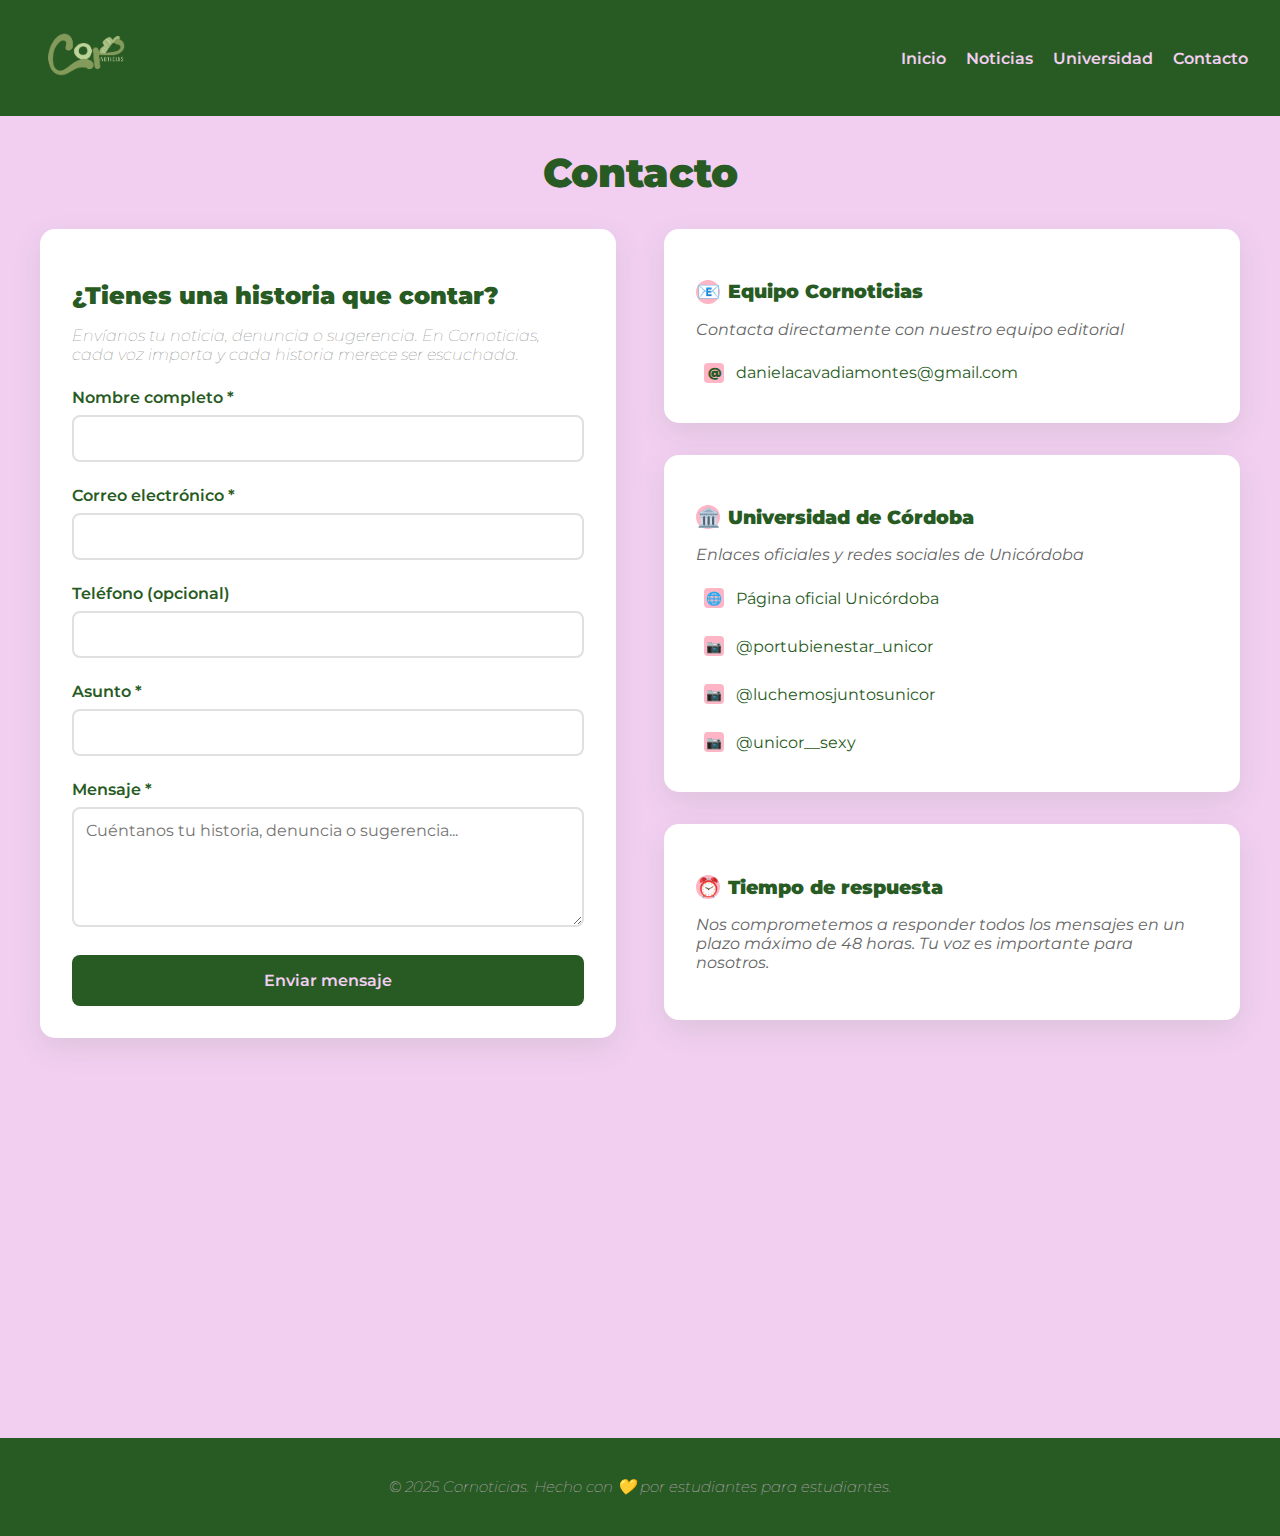
<file: index.html>
<!DOCTYPE html>
<html lang="es">
<head>
  <meta charset="UTF-8" />
  <meta name="viewport" content="width=device-width, initial-scale=1.0"/>
  <title>Contacto - Cornoticias</title>
  <link rel="stylesheet" href="Style.css" />
  <link href="https://fonts.googleapis.com/css2?family=Montserrat:ital,wght@0,100;0,400;0,600;0,900;1,100;1,900&display=swap" rel="stylesheet">
  <style>
    body {
      margin: 0;
      font-family: 'Montserrat', sans-serif;
      background-color: #F2CFF1;
      color: #285B23;
    }

    .topbar {
      display: flex;
      justify-content: space-between;
      align-items: center;
      background-color: #285B23;
      padding: 1rem 2rem;
      position: sticky;
      top: 0;
      z-index: 100;
    }

    .logo img {
      height: 80px;
    }

    .menu a {
      color: #F2CFF1;
      margin-left: 1rem;
      text-decoration: none;
      font-weight: 600;
      transition: all 0.3s ease;
    }

    .menu a:hover {
      color: #feb5c6;
      text-decoration: underline;
      opacity: 0.9;
    }

    .page-title {
      text-align: center;
      margin: 2rem 0;
      font-weight: 900;
      font-size: 2.5rem;
      color: #285B23;
    }

    .contact-container {
      max-width: 1200px;
      margin: 0 auto;
      padding: 0 1rem;
      display: grid;
      grid-template-columns: 1fr 1fr;
      gap: 3rem;
      margin-bottom: 3rem;
    }

    .contact-form {
      background-color: white;
      padding: 2rem;
      border-radius: 15px;
      box-shadow: 0 10px 30px rgba(40, 91, 35, 0.1);
    }

    .contact-form h2 {
      font-weight: 900;
      margin-bottom: 1rem;
      color: #285B23;
    }

    .contact-form p {
      font-style: italic;
      font-weight: 100;
      margin-bottom: 1.5rem;
      color: #666;
    }

    .form-group {
      margin-bottom: 1.5rem;
    }

    .form-group label {
      display: block;
      margin-bottom: 0.5rem;
      font-weight: 600;
      color: #285B23;
    }

    .form-group input,
    .form-group textarea {
      width: 100%;
      padding: 0.75rem;
      border: 2px solid #e0e0e0;
      border-radius: 8px;
      font-family: 'Montserrat', sans-serif;
      font-size: 1rem;
      transition: border-color 0.3s ease;
      box-sizing: border-box;
    }

    .form-group input:focus,
    .form-group textarea:focus {
      outline: none;
      border-color: #feb5c6;
      box-shadow: 0 0 0 3px rgba(254, 181, 198, 0.2);
    }

    .form-group textarea {
      resize: vertical;
      min-height: 120px;
    }

    .submit-btn {
      background-color: #285B23;
      color: #F2CFF1;
      border: none;
      padding: 1rem 2rem;
      border-radius: 8px;
      font-family: 'Montserrat', sans-serif;
      font-weight: 600;
      font-size: 1rem;
      cursor: pointer;
      transition: all 0.3s ease;
      width: 100%;
    }

    .submit-btn:hover {
      background-color: #feb5c6;
      color: #285B23;
      transform: translateY(-2px);
    }

    .contact-info {
      display: flex;
      flex-direction: column;
      gap: 2rem;
    }

    .info-card {
      background-color: white;
      padding: 2rem;
      border-radius: 15px;
      box-shadow: 0 10px 30px rgba(40, 91, 35, 0.1);
      transition: transform 0.3s ease;
    }

    .info-card:hover {
      transform: translateY(-5px);
      box-shadow: 0 15px 35px rgba(254, 181, 198, 0.2);
    }

    .info-card h3 {
      font-weight: 900;
      margin-bottom: 1rem;
      color: #285B23;
      display: flex;
      align-items: center;
      gap: 0.5rem;
    }

    .info-card .icon {
      width: 24px;
      height: 24px;
      background-color: #feb5c6;
      border-radius: 50%;
      display: flex;
      align-items: center;
      justify-content: center;
      font-weight: 900;
      color: #285B23;
    }

    .social-links {
      display: flex;
      flex-direction: column;
      gap: 0.75rem;
    }

    .social-link {
      display: flex;
      align-items: center;
      gap: 0.75rem;
      color: #285B23;
      text-decoration: none;
      padding: 0.5rem;
      border-radius: 8px;
      transition: all 0.3s ease;
      font-weight: 400;
    }

    .social-link:hover {
      background-color: #F2CFF1;
      transform: translateX(5px);
    }

    .social-icon {
      width: 20px;
      height: 20px;
      background-color: #feb5c6;
      border-radius: 4px;
      display: flex;
      align-items: center;
      justify-content: center;
      font-size: 0.8rem;
      font-weight: 900;
      color: #285B23;
    }

    .support-message {
      max-width: 800px;
      margin: 3rem auto;
      padding: 2rem;
      background: linear-gradient(135deg, #285B23, #3A7030);
      color: #F2CFF1;
      border-radius: 15px;
      text-align: center;
      box-shadow: 0 10px 30px rgba(40, 91, 35, 0.2);
    }

    .support-message h2 {
      font-weight: 900;
      margin-bottom: 1rem;
      font-size: 1.8rem;
    }

    .support-message p {
      font-style: italic;
      font-weight: 100;
      line-height: 1.6;
      font-size: 1.1rem;
    }

    .footer {
      background-color: #285B23;
      color: #F2CFF1;
      text-align: center;
      padding: 1.5rem;
      font-family: 'Montserrat', sans-serif;
      font-weight: 100;
      font-style: italic;
      font-size: 0.95rem;
      margin-top: 4rem;
    }

    .success-message {
      background-color: #d4edda;
      color: #155724;
      padding: 1rem;
      border-radius: 8px;
      margin-bottom: 1rem;
      display: none;
      border-left: 4px solid #feb5c6;
    }

    /* Validación de errores */
    .form-group input.error,
    .form-group textarea.error {
      border-color: #e74c3c;
    }

    .form-group input.valid,
    .form-group textarea.valid {
      border-color: #feb5c6;
    }

    @media (max-width: 768px) {
      .contact-container {
        grid-template-columns: 1fr;
        gap: 2rem;
      }

      .page-title {
        font-size: 2rem;
      }

      .contact-form,
      .info-card {
        padding: 1.5rem;
      }

      .support-message {
        margin: 2rem 1rem;
        padding: 1.5rem;
      }

      .menu a {
        margin-left: 0.5rem;
        font-size: 0.9rem;
      }
    }
  </style>
</head>
<body>
  <header class="topbar">
    <div class="logo">
      <a href="index.html">
        <img src="1000093708-removebg-preview.png" alt="Logo Cornoticias" />
      </a>
    </div>
    <nav class="menu">
      <a href="index.html">Inicio</a>
      <a href="noticias.html">Noticias</a>
      <a href="https://www.unicordoba.edu.co/">Universidad</a>
      <a href="contacto.html">Contacto</a>
    </nav>
  </header>

  <h1 class="page-title">Contacto</h1>

  <div class="contact-container">
    <!-- Formulario de contacto -->
    <div class="contact-form">
      <h2>¿Tienes una historia que contar?</h2>
      <p>Envíanos tu noticia, denuncia o sugerencia. En Cornoticias, cada voz importa y cada historia merece ser escuchada.</p>
      
      <div class="success-message" id="successMessage">
        ¡Mensaje enviado correctamente! Te responderemos pronto.
      </div>

      <form id="contactForm">
        <div class="form-group">
          <label for="nombre">Nombre completo *</label>
          <input type="text" id="nombre" name="nombre" required>
        </div>

        <div class="form-group">
          <label for="email">Correo electrónico *</label>
          <input type="email" id="email" name="email" required>
        </div>

        <div class="form-group">
          <label for="telefono">Teléfono (opcional)</label>
          <input type="tel" id="telefono" name="telefono">
        </div>

        <div class="form-group">
          <label for="asunto">Asunto *</label>
          <input type="text" id="asunto" name="asunto" required>
        </div>

        <div class="form-group">
          <label for="mensaje">Mensaje *</label>
          <textarea id="mensaje" name="mensaje" placeholder="Cuéntanos tu historia, denuncia o sugerencia..." required></textarea>
        </div>

        <button type="submit" class="submit-btn">Enviar mensaje</button>
      </form>
    </div>

    <!-- Información de contacto -->
    <div class="contact-info">
      <!-- Información del equipo -->
      <div class="info-card">
        <h3>
          <span class="icon">📧</span>
          Equipo Cornoticias
        </h3>
        <p style="font-style: italic; color: #666; margin-bottom: 1rem;">
          Contacta directamente con nuestro equipo editorial
        </p>
        <div class="social-links">
          <a href="mailto:danielacavadiamontes@gmail.com" class="social-link">
            <span class="social-icon">@</span>
            danielacavadiamontes@gmail.com
          </a>
        </div>
      </div>

      <!-- Información de la universidad -->
      <div class="info-card">
        <h3>
          <span class="icon">🏛️</span>
          Universidad de Córdoba
        </h3>
        <p style="font-style: italic; color: #666; margin-bottom: 1rem;">
          Enlaces oficiales y redes sociales de Unicórdoba
        </p>
        <div class="social-links">
          <a href="https://www.unicordoba.edu.co/" target="_blank" class="social-link">
            <span class="social-icon">🌐</span>
            Página oficial Unicórdoba
          </a>
          <a href="https://www.instagram.com/portubienestar_unicor?igsh=YXV5MnoyOHBzN3Jl" target="_blank" class="social-link">
            <span class="social-icon">📷</span>
            @portubienestar_unicor
          </a>
          <a href="https://www.instagram.com/luchemosjuntosunicor?igsh=MjlycThra2hveXk3" target="_blank" class="social-link">
            <span class="social-icon">📷</span>
            @luchemosjuntosunicor
          </a>
          <a href="https://www.instagram.com/unicor__sexy?igsh=MWNscmFsZ3JlcTF4Mg==" target="_blank" class="social-link">
            <span class="social-icon">📷</span>
            @unicor__sexy
          </a>
        </div>
      </div>

      <!-- Información adicional -->
      <div class="info-card">
        <h3>
          <span class="icon">⏰</span>
          Tiempo de respuesta
        </h3>
        <p style="font-style: italic; color: #666;">
          Nos comprometemos a responder todos los mensajes en un plazo máximo de 48 horas. Tu voz es importante para nosotros.
        </p>
      </div>
    </div>
  </div>

  <!-- Mensaje de apoyo -->
  <div class="support-message">
    <h2>💛 Juntos construimos una universidad mejor</h2>
    <p>
      En Cornoticias creemos en el poder de la información libre y transparente. 
      Cada historia que compartes, cada denuncia que realizas y cada sugerencia que envías 
      nos ayuda a construir una comunidad universitaria más justa y equitativa.
    </p>
    <p>
      <strong>Tu voz importa. Tu historia merece ser contada. Juntos podemos hacer la diferencia.</strong>
    </p>
  </div>

  <footer class="footer">
    <p>&copy; 2025 Cornoticias. Hecho con 💛 por estudiantes para estudiantes.</p>
  </footer>

  <script>
    // Manejo del formulario
    document.getElementById('contactForm').addEventListener('submit', function(e) {
      e.preventDefault();
      
      // Obtener datos del formulario
      const formData = new FormData(this);
      const nombre = formData.get('nombre');
      const email = formData.get('email');
      const telefono = formData.get('telefono');
      const asunto = formData.get('asunto');
      const mensaje = formData.get('mensaje');
      
      // Crear el enlace mailto
      const subject = encodeURIComponent(`[Cornoticias] ${asunto}`);
      const body = encodeURIComponent(
        `Nombre: ${nombre}\n` +
        `Email: ${email}\n` +
        `Teléfono: ${telefono || 'No proporcionado'}\n\n` +
        `Mensaje:\n${mensaje}`
      );
      
      const mailtoLink = `mailto:danielacavadiamontes@gmail.com?subject=${subject}&body=${body}`;
      
      // Abrir cliente de correo
      window.location.href = mailtoLink;
      
      // Mostrar mensaje de éxito
      document.getElementById('successMessage').style.display = 'block';
      
      // Limpiar formulario
      this.reset();
      
      // Ocultar mensaje después de 5 segundos
      setTimeout(() => {
        document.getElementById('successMessage').style.display = 'none';
      }, 5000);
    });

    // Animación al cargar la página
    document.addEventListener('DOMContentLoaded', function() {
      const cards = document.querySelectorAll('.contact-form, .info-card, .support-message');
      
      cards.forEach((card, index) => {
        card.style.opacity = '0';
        card.style.transform = 'translateY(20px)';
        card.style.transition = 'all 0.6s ease';
        
        setTimeout(() => {
          card.style.opacity = '1';
          card.style.transform = 'translateY(0)';
        }, index * 200);
      });
    });

    // Validación en tiempo real
    const inputs = document.querySelectorAll('input, textarea');
    inputs.forEach(input => {
      input.addEventListener('blur', function() {
        if (this.hasAttribute('required') && !this.value.trim()) {
          this.classList.add('error');
          this.classList.remove('valid');
        } else if (this.value.trim()) {
          this.classList.add('valid');
          this.classList.remove('error');
        } else {
          this.classList.remove('error', 'valid');
        }
      });
    });
  </script>
</body>
</html>
</file>
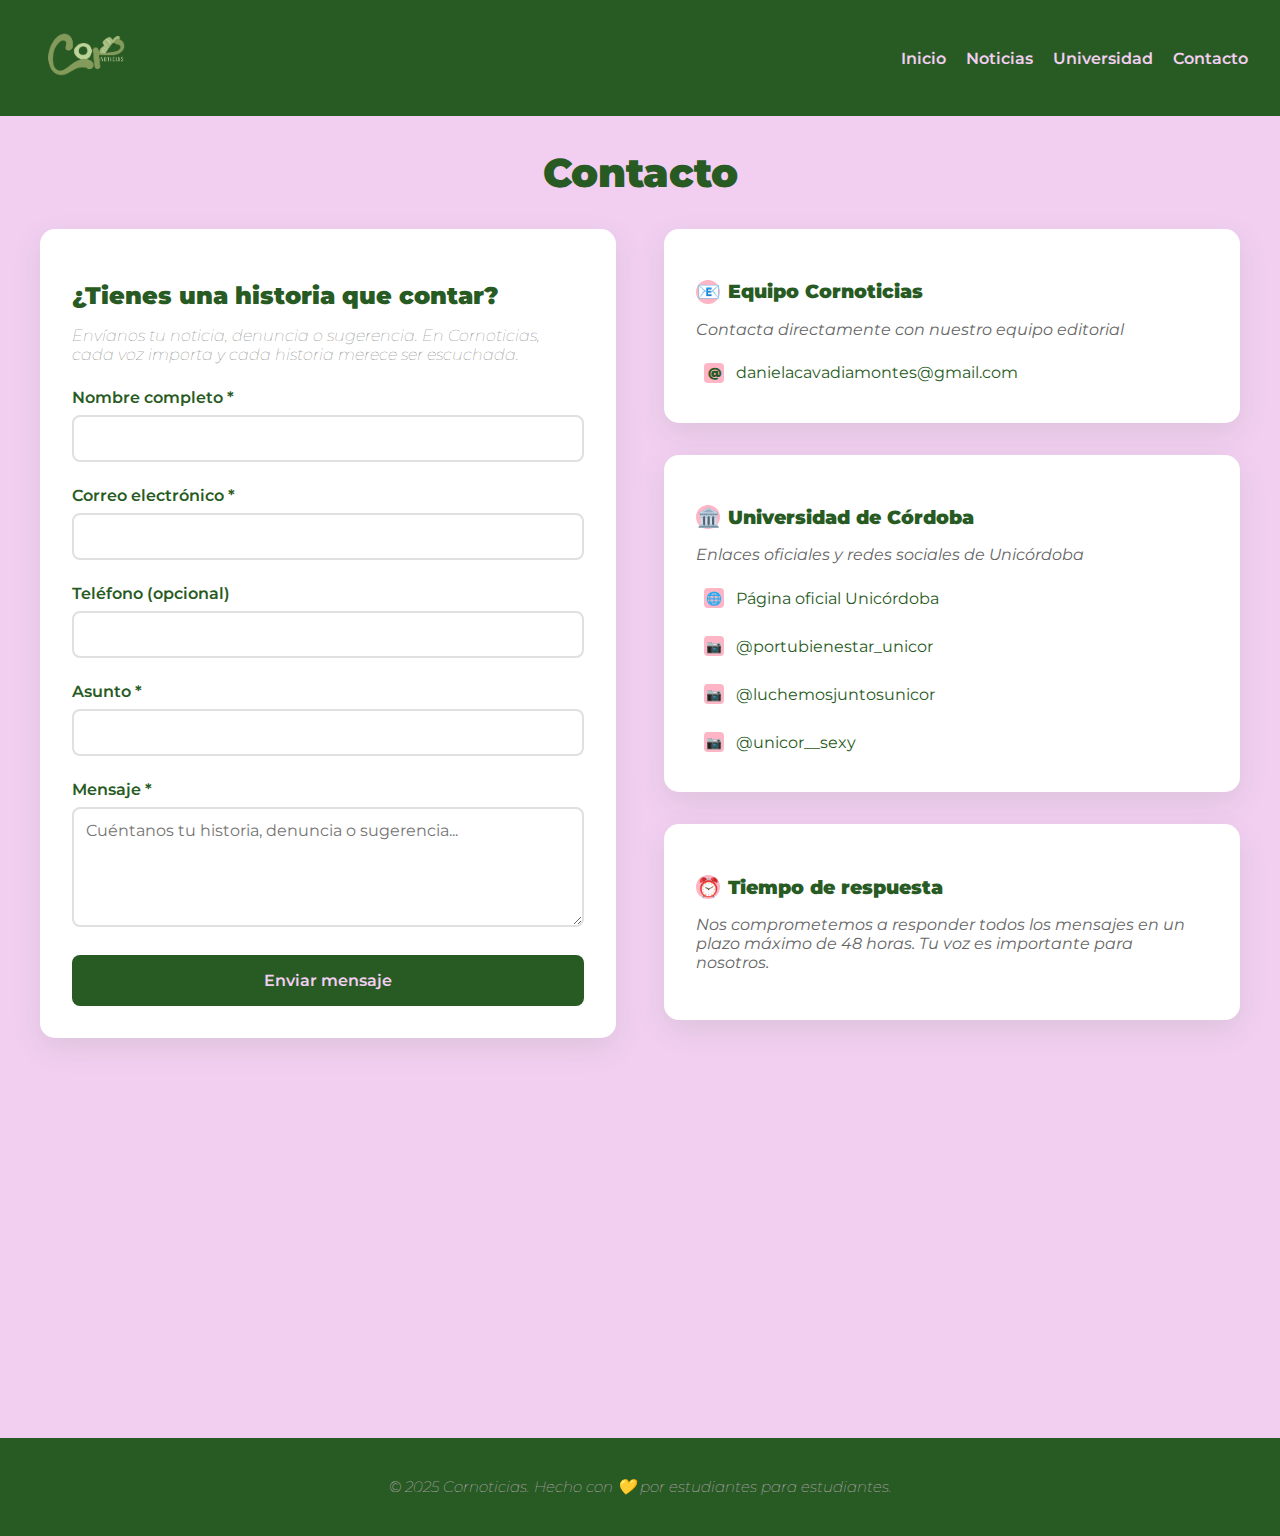
<file: contacto.html>
<!DOCTYPE html>
<html lang="es">
<head>
  <meta charset="UTF-8" />
  <meta name="viewport" content="width=device-width, initial-scale=1.0"/>
  <title>Contacto - Cornoticias</title>
  <link rel="stylesheet" href="Style.css" />
  <link href="https://fonts.googleapis.com/css2?family=Montserrat:ital,wght@0,100;0,400;0,600;0,900;1,100;1,900&display=swap" rel="stylesheet">
  <style>
    body {
      margin: 0;
      font-family: 'Montserrat', sans-serif;
      background-color: #F2CFF1;
      color: #285B23;
    }

    .topbar {
      display: flex;
      justify-content: space-between;
      align-items: center;
      background-color: #285B23;
      padding: 1rem 2rem;
      position: sticky;
      top: 0;
      z-index: 100;
    }

    .logo img {
      height: 80px;
    }

    .menu a {
      color: #F2CFF1;
      margin-left: 1rem;
      text-decoration: none;
      font-weight: 600;
      transition: all 0.3s ease;
    }

    .menu a:hover {
      color: #feb5c6;
      text-decoration: underline;
      opacity: 0.9;
    }

    .page-title {
      text-align: center;
      margin: 2rem 0;
      font-weight: 900;
      font-size: 2.5rem;
      color: #285B23;
    }

    .contact-container {
      max-width: 1200px;
      margin: 0 auto;
      padding: 0 1rem;
      display: grid;
      grid-template-columns: 1fr 1fr;
      gap: 3rem;
      margin-bottom: 3rem;
    }

    .contact-form {
      background-color: white;
      padding: 2rem;
      border-radius: 15px;
      box-shadow: 0 10px 30px rgba(40, 91, 35, 0.1);
    }

    .contact-form h2 {
      font-weight: 900;
      margin-bottom: 1rem;
      color: #285B23;
    }

    .contact-form p {
      font-style: italic;
      font-weight: 100;
      margin-bottom: 1.5rem;
      color: #666;
    }

    .form-group {
      margin-bottom: 1.5rem;
    }

    .form-group label {
      display: block;
      margin-bottom: 0.5rem;
      font-weight: 600;
      color: #285B23;
    }

    .form-group input,
    .form-group textarea {
      width: 100%;
      padding: 0.75rem;
      border: 2px solid #e0e0e0;
      border-radius: 8px;
      font-family: 'Montserrat', sans-serif;
      font-size: 1rem;
      transition: border-color 0.3s ease;
      box-sizing: border-box;
    }

    .form-group input:focus,
    .form-group textarea:focus {
      outline: none;
      border-color: #feb5c6;
      box-shadow: 0 0 0 3px rgba(254, 181, 198, 0.2);
    }

    .form-group textarea {
      resize: vertical;
      min-height: 120px;
    }

    .submit-btn {
      background-color: #285B23;
      color: #F2CFF1;
      border: none;
      padding: 1rem 2rem;
      border-radius: 8px;
      font-family: 'Montserrat', sans-serif;
      font-weight: 600;
      font-size: 1rem;
      cursor: pointer;
      transition: all 0.3s ease;
      width: 100%;
    }

    .submit-btn:hover {
      background-color: #feb5c6;
      color: #285B23;
      transform: translateY(-2px);
    }

    .contact-info {
      display: flex;
      flex-direction: column;
      gap: 2rem;
    }

    .info-card {
      background-color: white;
      padding: 2rem;
      border-radius: 15px;
      box-shadow: 0 10px 30px rgba(40, 91, 35, 0.1);
      transition: transform 0.3s ease;
    }

    .info-card:hover {
      transform: translateY(-5px);
      box-shadow: 0 15px 35px rgba(254, 181, 198, 0.2);
    }

    .info-card h3 {
      font-weight: 900;
      margin-bottom: 1rem;
      color: #285B23;
      display: flex;
      align-items: center;
      gap: 0.5rem;
    }

    .info-card .icon {
      width: 24px;
      height: 24px;
      background-color: #feb5c6;
      border-radius: 50%;
      display: flex;
      align-items: center;
      justify-content: center;
      font-weight: 900;
      color: #285B23;
    }

    .social-links {
      display: flex;
      flex-direction: column;
      gap: 0.75rem;
    }

    .social-link {
      display: flex;
      align-items: center;
      gap: 0.75rem;
      color: #285B23;
      text-decoration: none;
      padding: 0.5rem;
      border-radius: 8px;
      transition: all 0.3s ease;
      font-weight: 400;
    }

    .social-link:hover {
      background-color: #F2CFF1;
      transform: translateX(5px);
    }

    .social-icon {
      width: 20px;
      height: 20px;
      background-color: #feb5c6;
      border-radius: 4px;
      display: flex;
      align-items: center;
      justify-content: center;
      font-size: 0.8rem;
      font-weight: 900;
      color: #285B23;
    }

    .support-message {
      max-width: 800px;
      margin: 3rem auto;
      padding: 2rem;
      background: linear-gradient(135deg, #285B23, #3A7030);
      color: #F2CFF1;
      border-radius: 15px;
      text-align: center;
      box-shadow: 0 10px 30px rgba(40, 91, 35, 0.2);
    }

    .support-message h2 {
      font-weight: 900;
      margin-bottom: 1rem;
      font-size: 1.8rem;
    }

    .support-message p {
      font-style: italic;
      font-weight: 100;
      line-height: 1.6;
      font-size: 1.1rem;
    }

    .footer {
      background-color: #285B23;
      color: #F2CFF1;
      text-align: center;
      padding: 1.5rem;
      font-family: 'Montserrat', sans-serif;
      font-weight: 100;
      font-style: italic;
      font-size: 0.95rem;
      margin-top: 4rem;
    }

    .success-message {
      background-color: #d4edda;
      color: #155724;
      padding: 1rem;
      border-radius: 8px;
      margin-bottom: 1rem;
      display: none;
      border-left: 4px solid #feb5c6;
    }

    /* Validación de errores */
    .form-group input.error,
    .form-group textarea.error {
      border-color: #e74c3c;
    }

    .form-group input.valid,
    .form-group textarea.valid {
      border-color: #feb5c6;
    }

    @media (max-width: 768px) {
      .contact-container {
        grid-template-columns: 1fr;
        gap: 2rem;
      }

      .page-title {
        font-size: 2rem;
      }

      .contact-form,
      .info-card {
        padding: 1.5rem;
      }

      .support-message {
        margin: 2rem 1rem;
        padding: 1.5rem;
      }

      .menu a {
        margin-left: 0.5rem;
        font-size: 0.9rem;
      }
    }
  </style>
</head>
<body>
  <header class="topbar">
    <div class="logo">
      <a href="Cornoticias.html">
        <img src="1000093708-removebg-preview.png" alt="Logo Cornoticias" />
      </a>
    </div>
    <nav class="menu">
      <a href="Cornoticias.html">Inicio</a>
      <a href="noticias.html">Noticias</a>
      <a href="https://www.unicordoba.edu.co/">Universidad</a>
      <a href="contacto.html">Contacto</a>
    </nav>
  </header>

  <h1 class="page-title">Contacto</h1>

  <div class="contact-container">
    <!-- Formulario de contacto -->
    <div class="contact-form">
      <h2>¿Tienes una historia que contar?</h2>
      <p>Envíanos tu noticia, denuncia o sugerencia. En Cornoticias, cada voz importa y cada historia merece ser escuchada.</p>
      
      <div class="success-message" id="successMessage">
        ¡Mensaje enviado correctamente! Te responderemos pronto.
      </div>

      <form id="contactForm">
        <div class="form-group">
          <label for="nombre">Nombre completo *</label>
          <input type="text" id="nombre" name="nombre" required>
        </div>

        <div class="form-group">
          <label for="email">Correo electrónico *</label>
          <input type="email" id="email" name="email" required>
        </div>

        <div class="form-group">
          <label for="telefono">Teléfono (opcional)</label>
          <input type="tel" id="telefono" name="telefono">
        </div>

        <div class="form-group">
          <label for="asunto">Asunto *</label>
          <input type="text" id="asunto" name="asunto" required>
        </div>

        <div class="form-group">
          <label for="mensaje">Mensaje *</label>
          <textarea id="mensaje" name="mensaje" placeholder="Cuéntanos tu historia, denuncia o sugerencia..." required></textarea>
        </div>

        <button type="submit" class="submit-btn">Enviar mensaje</button>
      </form>
    </div>

    <!-- Información de contacto -->
    <div class="contact-info">
      <!-- Información del equipo -->
      <div class="info-card">
        <h3>
          <span class="icon">📧</span>
          Equipo Cornoticias
        </h3>
        <p style="font-style: italic; color: #666; margin-bottom: 1rem;">
          Contacta directamente con nuestro equipo editorial
        </p>
        <div class="social-links">
          <a href="mailto:danielacavadiamontes@gmail.com" class="social-link">
            <span class="social-icon">@</span>
            danielacavadiamontes@gmail.com
          </a>
        </div>
      </div>

      <!-- Información de la universidad -->
      <div class="info-card">
        <h3>
          <span class="icon">🏛️</span>
          Universidad de Córdoba
        </h3>
        <p style="font-style: italic; color: #666; margin-bottom: 1rem;">
          Enlaces oficiales y redes sociales de Unicórdoba
        </p>
        <div class="social-links">
          <a href="https://www.unicordoba.edu.co/" target="_blank" class="social-link">
            <span class="social-icon">🌐</span>
            Página oficial Unicórdoba
          </a>
          <a href="https://www.instagram.com/portubienestar_unicor?igsh=YXV5MnoyOHBzN3Jl" target="_blank" class="social-link">
            <span class="social-icon">📷</span>
            @portubienestar_unicor
          </a>
          <a href="https://www.instagram.com/luchemosjuntosunicor?igsh=MjlycThra2hveXk3" target="_blank" class="social-link">
            <span class="social-icon">📷</span>
            @luchemosjuntosunicor
          </a>
          <a href="https://www.instagram.com/unicor__sexy?igsh=MWNscmFsZ3JlcTF4Mg==" target="_blank" class="social-link">
            <span class="social-icon">📷</span>
            @unicor__sexy
          </a>
        </div>
      </div>

      <!-- Información adicional -->
      <div class="info-card">
        <h3>
          <span class="icon">⏰</span>
          Tiempo de respuesta
        </h3>
        <p style="font-style: italic; color: #666;">
          Nos comprometemos a responder todos los mensajes en un plazo máximo de 48 horas. Tu voz es importante para nosotros.
        </p>
      </div>
    </div>
  </div>

  <!-- Mensaje de apoyo -->
  <div class="support-message">
    <h2>💛 Juntos construimos una universidad mejor</h2>
    <p>
      En Cornoticias creemos en el poder de la información libre y transparente. 
      Cada historia que compartes, cada denuncia que realizas y cada sugerencia que envías 
      nos ayuda a construir una comunidad universitaria más justa y equitativa.
    </p>
    <p>
      <strong>Tu voz importa. Tu historia merece ser contada. Juntos podemos hacer la diferencia.</strong>
    </p>
  </div>

  <footer class="footer">
    <p>&copy; 2025 Cornoticias. Hecho con 💛 por estudiantes para estudiantes.</p>
  </footer>

  <script>
    // Manejo del formulario
    document.getElementById('contactForm').addEventListener('submit', function(e) {
      e.preventDefault();
      
      // Obtener datos del formulario
      const formData = new FormData(this);
      const nombre = formData.get('nombre');
      const email = formData.get('email');
      const telefono = formData.get('telefono');
      const asunto = formData.get('asunto');
      const mensaje = formData.get('mensaje');
      
      // Crear el enlace mailto
      const subject = encodeURIComponent(`[Cornoticias] ${asunto}`);
      const body = encodeURIComponent(
        `Nombre: ${nombre}\n` +
        `Email: ${email}\n` +
        `Teléfono: ${telefono || 'No proporcionado'}\n\n` +
        `Mensaje:\n${mensaje}`
      );
      
      const mailtoLink = `mailto:danielacavadiamontes@gmail.com?subject=${subject}&body=${body}`;
      
      // Abrir cliente de correo
      window.location.href = mailtoLink;
      
      // Mostrar mensaje de éxito
      document.getElementById('successMessage').style.display = 'block';
      
      // Limpiar formulario
      this.reset();
      
      // Ocultar mensaje después de 5 segundos
      setTimeout(() => {
        document.getElementById('successMessage').style.display = 'none';
      }, 5000);
    });

    // Animación al cargar la página
    document.addEventListener('DOMContentLoaded', function() {
      const cards = document.querySelectorAll('.contact-form, .info-card, .support-message');
      
      cards.forEach((card, index) => {
        card.style.opacity = '0';
        card.style.transform = 'translateY(20px)';
        card.style.transition = 'all 0.6s ease';
        
        setTimeout(() => {
          card.style.opacity = '1';
          card.style.transform = 'translateY(0)';
        }, index * 200);
      });
    });

    // Validación en tiempo real
    const inputs = document.querySelectorAll('input, textarea');
    inputs.forEach(input => {
      input.addEventListener('blur', function() {
        if (this.hasAttribute('required') && !this.value.trim()) {
          this.classList.add('error');
          this.classList.remove('valid');
        } else if (this.value.trim()) {
          this.classList.add('valid');
          this.classList.remove('error');
        } else {
          this.classList.remove('error', 'valid');
        }
      });
    });
  </script>
</body>
</html>
</file>
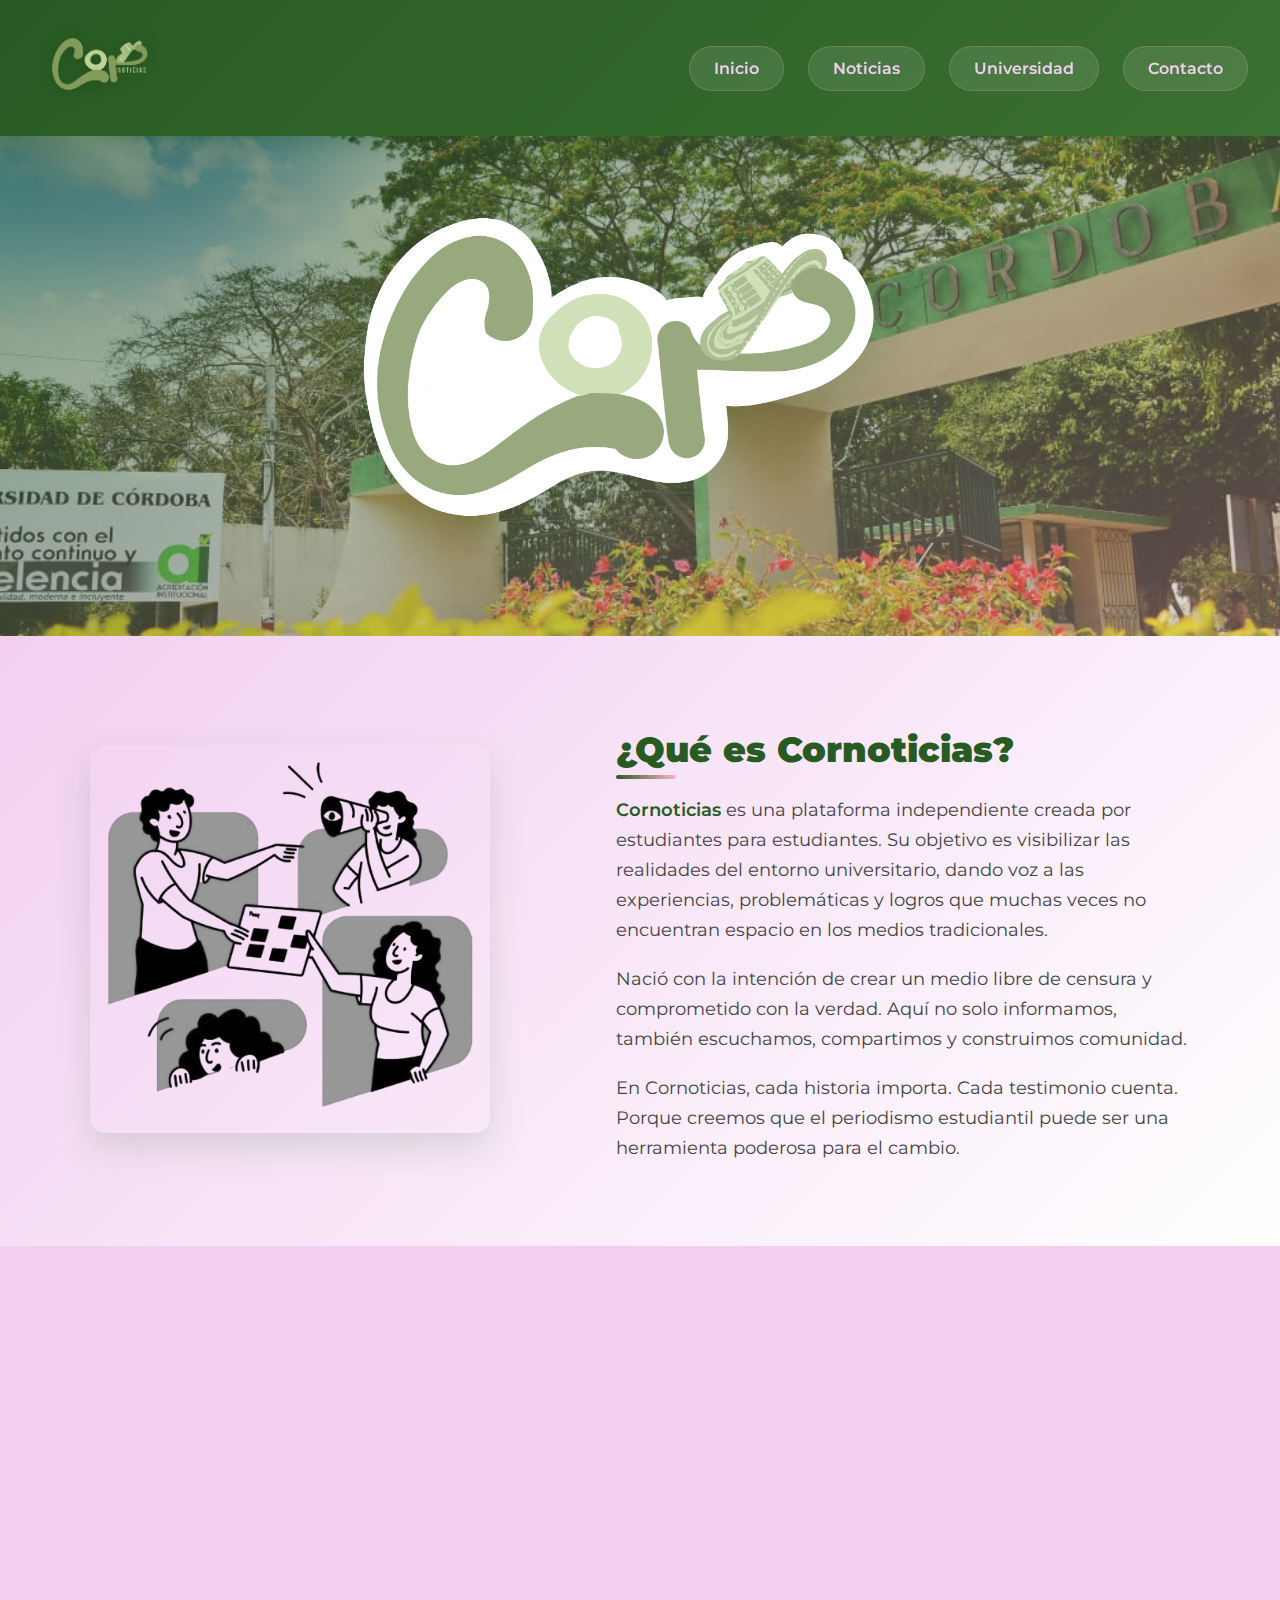
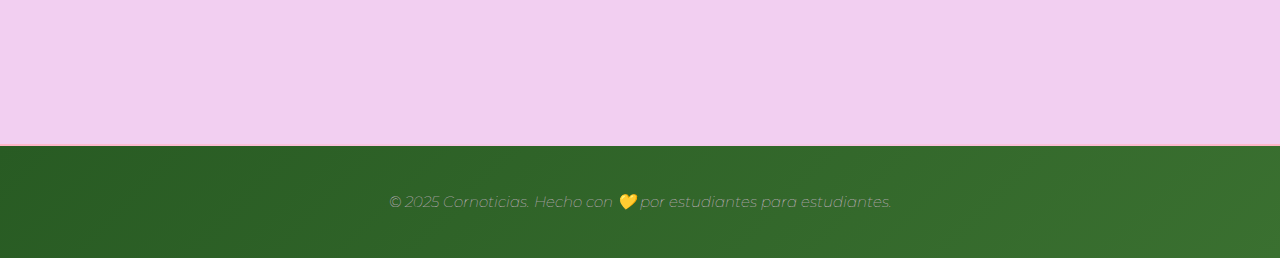
<file: Cornoticias.html>
<!DOCTYPE html>
<html lang="es">
<head>
  <meta charset="UTF-8" />
  <meta name="viewport" content="width=device-width, initial-scale=1.0"/>
  <title>Cornoticias</title>
  <link rel="stylesheet" href="Style.css" />
  <link href="https://fonts.googleapis.com/css2?family=Montserrat:ital,wght@0,100;1,100;0,400;0,600;0,900;1,900&display=swap" rel="stylesheet">
  <style>
    body {
      margin: 0;
      font-family: 'Montserrat', sans-serif;
      background-color: #F2CFF1;
      color: #285B23;
    }

    .animate-scroll {
      opacity: 0;
      transform: translateY(40px);
      transition: all 1s cubic-bezier(0.4, 0, 0.2, 1);
    }

    .animate-scroll.show {
      opacity: 1;
      transform: translateY(0);
    }

    /* Topbar moderno */
    .topbar {
      display: flex;
      justify-content: space-between;
      align-items: center;
      background: linear-gradient(135deg, #285B23 0%, #3A7030 100%);
      padding: 1rem 2rem;
      position: sticky;
      top: 0;
      z-index: 1000;
      box-shadow: 0 4px 20px rgba(40, 91, 35, 0.3);
      backdrop-filter: blur(10px);
    }

    .logo img {
      height: 100px;
      transition: transform 0.3s ease;
      filter: drop-shadow(0 2px 8px rgba(0, 0, 0, 0.2));
    }

    .logo img:hover {
      transform: scale(1.05);
    }

    .menu {
      display: flex;
      gap: 0.5rem;
      align-items: center;
    }

    .menu a {
      color: #F2CFF1;
      text-decoration: none;
      font-weight: 600;
      padding: 0.75rem 1.5rem;
      border-radius: 25px;
      position: relative;
      transition: all 0.3s cubic-bezier(0.4, 0, 0.2, 1);
      overflow: hidden;
      background: rgba(255, 255, 255, 0.1);
      backdrop-filter: blur(10px);
      border: 1px solid rgba(254, 181, 198, 0.2);
    }

    .menu a::before {
      content: '';
      position: absolute;
      top: 0;
      left: -100%;
      width: 100%;
      height: 100%;
      background: linear-gradient(135deg, #feb5c6, #F2CFF1);
      transition: left 0.4s cubic-bezier(0.4, 0, 0.2, 1);
      z-index: -1;
    }

    .menu a:hover::before {
      left: 0;
    }

    .menu a:hover {
      color: #285B23;
      transform: translateY(-2px);
      box-shadow: 0 8px 25px rgba(254, 181, 198, 0.4);
      border-color: #feb5c6;
    }

    .menu a:active {
      transform: translateY(0);
    }

    /* Responsive para el menú */
    @media (max-width: 768px) {
      .topbar {
        flex-direction: column;
        gap: 1rem;
        padding: 1rem;
      }
      
      .menu {
        flex-wrap: wrap;
        justify-content: center;
        gap: 0.5rem;
      }
      
      .menu a {
        padding: 0.5rem 1rem;
        font-size: 0.9rem;
      }
    }

    /* Hero banner mejorado */
    .hero-banner {
      position: relative;
      height: 500px;
      background-image: linear-gradient(rgba(40, 91, 35, 0.3), rgba(254, 181, 198, 0.2)), url('4b823460-7848-429d-995a-3b66567240c6.jpg');
      background-size: cover;
      background-position: center;
      background-attachment: fixed;
      display: flex;
      align-items: center;
      justify-content: center;
      text-align: center;
    }

    .hero-banner .overlay {
      position: absolute;
      top: 0; 
      left: 0;
      width: 100%; 
      height: 100%;
      background: linear-gradient(135deg, rgba(40, 91, 35, 0.4), rgba(254, 181, 198, 0.2));
    }

    .hero-content {
      position: relative;
      z-index: 1;
      color: #F2CFF1;
      animation: fadeInUp 1.2s ease-out;
    }

    .hero-content img {
      height: 500px;
      margin-bottom: 1rem;
      filter: drop-shadow(0 10px 30px rgba(40, 91, 35, 0.3));
      animation: float 6s ease-in-out infinite;
    }

    @keyframes fadeInUp {
      from {
        opacity: 0;
        transform: translateY(50px);
      }
      to {
        opacity: 1;
        transform: translateY(0);
      }
    }

    @keyframes float {
      0%, 100% {
        transform: translateY(0px);
      }
      50% {
        transform: translateY(-8px);
      }
    }

    .hero-phrase {
      font-size: 1.5rem;
      font-style: italic;
      font-weight: 100;
    }

    /* Cards mejoradas */
    .cards {
      display: grid;
      grid-template-columns: repeat(auto-fit, minmax(280px, 1fr));
      gap: 2rem;
      padding: 2rem;
      max-width: 1200px;
      margin: 0 auto;
    }

    .card {
      background: white;
      border: 1px solid rgba(254, 181, 198, 0.3);
      border-radius: 15px;
      overflow: hidden;
      box-shadow: 0 8px 25px rgba(40, 91, 35, 0.1);
      transition: all 0.4s cubic-bezier(0.4, 0, 0.2, 1);
      position: relative;
    }

    .card::before {
      content: '';
      position: absolute;
      top: 0;
      left: 0;
      width: 100%;
      height: 3px;
      background: linear-gradient(90deg, #285B23, #feb5c6);
      transform: scaleX(0);
      transition: transform 0.3s ease;
    }

    .card:hover::before {
      transform: scaleX(1);
    }

    .card:hover {
      transform: translateY(-10px);
      box-shadow: 0 15px 40px rgba(254, 181, 198, 0.25);
      border-color: #feb5c6;
    }

    .card img {
      width: 100%;
      height: 180px;
      object-fit: cover;
      transition: transform 0.4s ease;
    }

    .card:hover img {
      transform: scale(1.05);
    }

    .card-content {
      padding: 1.5rem;
    }

    .card-content h3 {
      margin: 0 0 0.75rem;
      color: #285B23;
      font-weight: 900;
      font-style: italic;
      line-height: 1.3;
      font-size: 1.1rem;
    }

    .card-content p {
      font-size: 0.95rem;
      color: #555;
      font-weight: 100;
      font-style: italic;
      line-height: 1.5;
      margin-bottom: 1rem;
    }

    .card-content a {
      display: inline-block;
      margin-top: 1rem;
      color: #285B23;
      text-decoration: none;
      font-weight: 600;
      padding: 0.5rem 1rem;
      border-radius: 8px;
      background: linear-gradient(135deg, transparent, transparent);
      transition: all 0.3s ease;
      position: relative;
      overflow: hidden;
    }

    .card-content a::before {
      content: '';
      position: absolute;
      top: 0;
      left: -100%;
      width: 100%;
      height: 100%;
      background: linear-gradient(135deg, #feb5c6, #F2CFF1);
      transition: left 0.3s ease;
      z-index: -1;
    }

    .card-content a:hover::before {
      left: 0;
    }

    .card-content a:hover {
      color: #285B23;
      transform: translateY(-2px);
    }

    /* Sección Sobre Cornoticias mejorada */
    .sobre {
      background: linear-gradient(135deg, #F2CFF1, white);
      padding: 4rem 2rem;
      color: #285B23;
    }

    .contenido-sobre {
      display: flex;
      flex-direction: row;
      align-items: center;
      justify-content: center;
      gap: 3rem;
      flex-wrap: wrap;
      max-width: 1100px;
      margin: 0 auto;
    }

    .contenido-sobre .imagen {
      flex: 1;
      min-width: 300px;
    }

    .contenido-sobre .imagen img {
      max-width: 400px;
      width: 100%;
      border-radius: 15px;
      box-shadow: 0 15px 35px rgba(40, 91, 35, 0.15);
      transition: transform 0.4s ease;
    }

    .contenido-sobre .imagen:hover img {
      transform: translateY(-5px) scale(1.02);
    }

    .contenido-sobre .texto {
      flex: 1.2;
      min-width: 300px;
    }

    .contenido-sobre h2 {
      margin-bottom: 1.5rem;
      font-size: 2.2rem;
      font-weight: 900;
      position: relative;
      line-height: 1.2;
    }

    .contenido-sobre h2::after {
      content: '';
      position: absolute;
      bottom: -8px;
      left: 0;
      width: 60px;
      height: 4px;
      background: linear-gradient(90deg, #285B23, #feb5c6);
      border-radius: 2px;
    }

    .contenido-sobre p {
      font-size: 1.1rem;
      line-height: 1.7;
      margin-bottom: 1.2rem;
      color: #444;
    }

    .contenido-sobre p strong {
      color: #285B23;
      font-weight: 600;
    }

    /* Footer mejorado */
    .footer {
      background: linear-gradient(135deg, #285B23, #3A7030);
      color: #F2CFF1;
      text-align: center;
      padding: 2rem;
      font-family: 'Montserrat', sans-serif;
      font-weight: 100;
      font-style: italic;
      font-size: 0.95rem;
      position: relative;
    }

    .footer::before {
      content: '';
      position: absolute;
      top: 0;
      left: 0;
      width: 100%;
      height: 2px;
      background: linear-gradient(90deg, #feb5c6, #F2CFF1, #feb5c6);
    }

    /* Responsive mejorado */
    @media (max-width: 768px) {
      .topbar {
        flex-direction: column;
        gap: 1rem;
        padding: 1rem;
      }

      .hero-banner {
        height: 400px;
        background-attachment: scroll;
      }

      .hero-content img {
        height: 300px;
      }

      .contenido-sobre {
        flex-direction: column;
        text-align: center;
        gap: 2rem;
      }

      .contenido-sobre h2 {
        font-size: 1.8rem;
      }

      .cards {
        grid-template-columns: 1fr;
        padding: 1rem;
      }

      .sobre {
        padding: 2rem 1rem;
      }
    }

    /* Scroll suave */
    html {
      scroll-behavior: smooth;
    }

    /* Mejoras de accesibilidad */
    @media (prefers-reduced-motion: reduce) {
      .animate-scroll,
      .card,
      .menu a,
      .hero-content img {
        animation: none;
        transition: none;
      }
    }
  </style>
</head>
<body>
  <header class="topbar">
    <div class="logo">
      <a href="Cornoticias.html">
        <img src="1000093708-removebg-preview.png" alt="Logo Cornoticias" />
      </a>
    </div>
    <nav class="menu">
      <a href="Cornoticias.html">Inicio</a>
      <a href="noticias.html">Noticias</a>
      <a href="https://www.unicordoba.edu.co/">Universidad</a>
      <a href="contacto.html">Contacto</a>
    </nav>
  </header>

  <section id="noticias" class="hero-banner">
    <div class="overlay"></div>
    <div class="hero-content">
      <img src="cor - sin noticias.png" alt="Logo Central">
    </div>
  </section>

  <section id="sobre" class="sobre animate-scroll">
    <div class="contenido-sobre">
      <div class="imagen">
        <img src="quenes.png" alt="Cornoticias - Universidad" />
      </div>
      <div class="texto">
        <h2>¿Qué es Cornoticias?</h2>
        <p>
          <strong>Cornoticias</strong> es una plataforma independiente creada por estudiantes para estudiantes. Su objetivo es visibilizar las realidades del entorno universitario, dando voz a las experiencias, problemáticas y logros que muchas veces no encuentran espacio en los medios tradicionales.
        </p>
        <p>
          Nació con la intención de crear un medio libre de censura y comprometido con la verdad. Aquí no solo informamos, también escuchamos, compartimos y construimos comunidad.
        </p>
        <p>
          En Cornoticias, cada historia importa. Cada testimonio cuenta. Porque creemos que el periodismo estudiantil puede ser una herramienta poderosa para el cambio.
        </p>
      </div>
    </div>
  </section>

  <section class="cards animate-scroll">
    <article class="card">
      <img src="Captura de pantalla 2025-06-06 170910.png" alt="Noticia 1">
      <div class="card-content">
        <h3>Alerta Universitaria</h3>
        <p>Denuncian Presunto Acosador en las Instalaciones del Campus</p>
        <a href="noticia-acoso.html">Seguir leyendo</a>
      </div>
    </article>
    <article class="card">
      <img src="unicordobaemprende.png" alt="Noticia 2">
      <div class="card-content">
        <h3>Feria de Micronegocios y Emprendimiento</h3>
        <p>Unicórdoba Celebra con Éxito la feria realizada los dias 4 y 5 de junio.</p>
        <a href="unicordobaem.html">Seguir leyendo</a>
      </div>
    </article>
    <article class="card">
      <img src="diferencial.png" alt="Noticia 3">
      <div class="card-content">
        <h3>Abierta Convocatoria 2025-2 de la Tarifa Diferencial Estudiantil en Montería</h3>
        <p>Conoce todo lo que deberias saber sobre este maravilloso beneficio.</p>
        <a href="tarifadi.html">Seguir leyendo</a>
      </div>
    </article>
  </section>

  <footer class="footer">
    <p>&copy; 2025 Cornoticias. Hecho con 💛 por estudiantes para estudiantes.</p>
  </footer>

  <script>
    const animatedElements = document.querySelectorAll('.animate-scroll');

    function animateOnScroll() {
      animatedElements.forEach(el => {
        const top = el.getBoundingClientRect().top;
        if (top < window.innerHeight - 100) {
          el.classList.add('show');
        }
      });
    }

    window.addEventListener('scroll', animateOnScroll);
    window.addEventListener('load', animateOnScroll);
  </script>
</body>
</html>
</file>
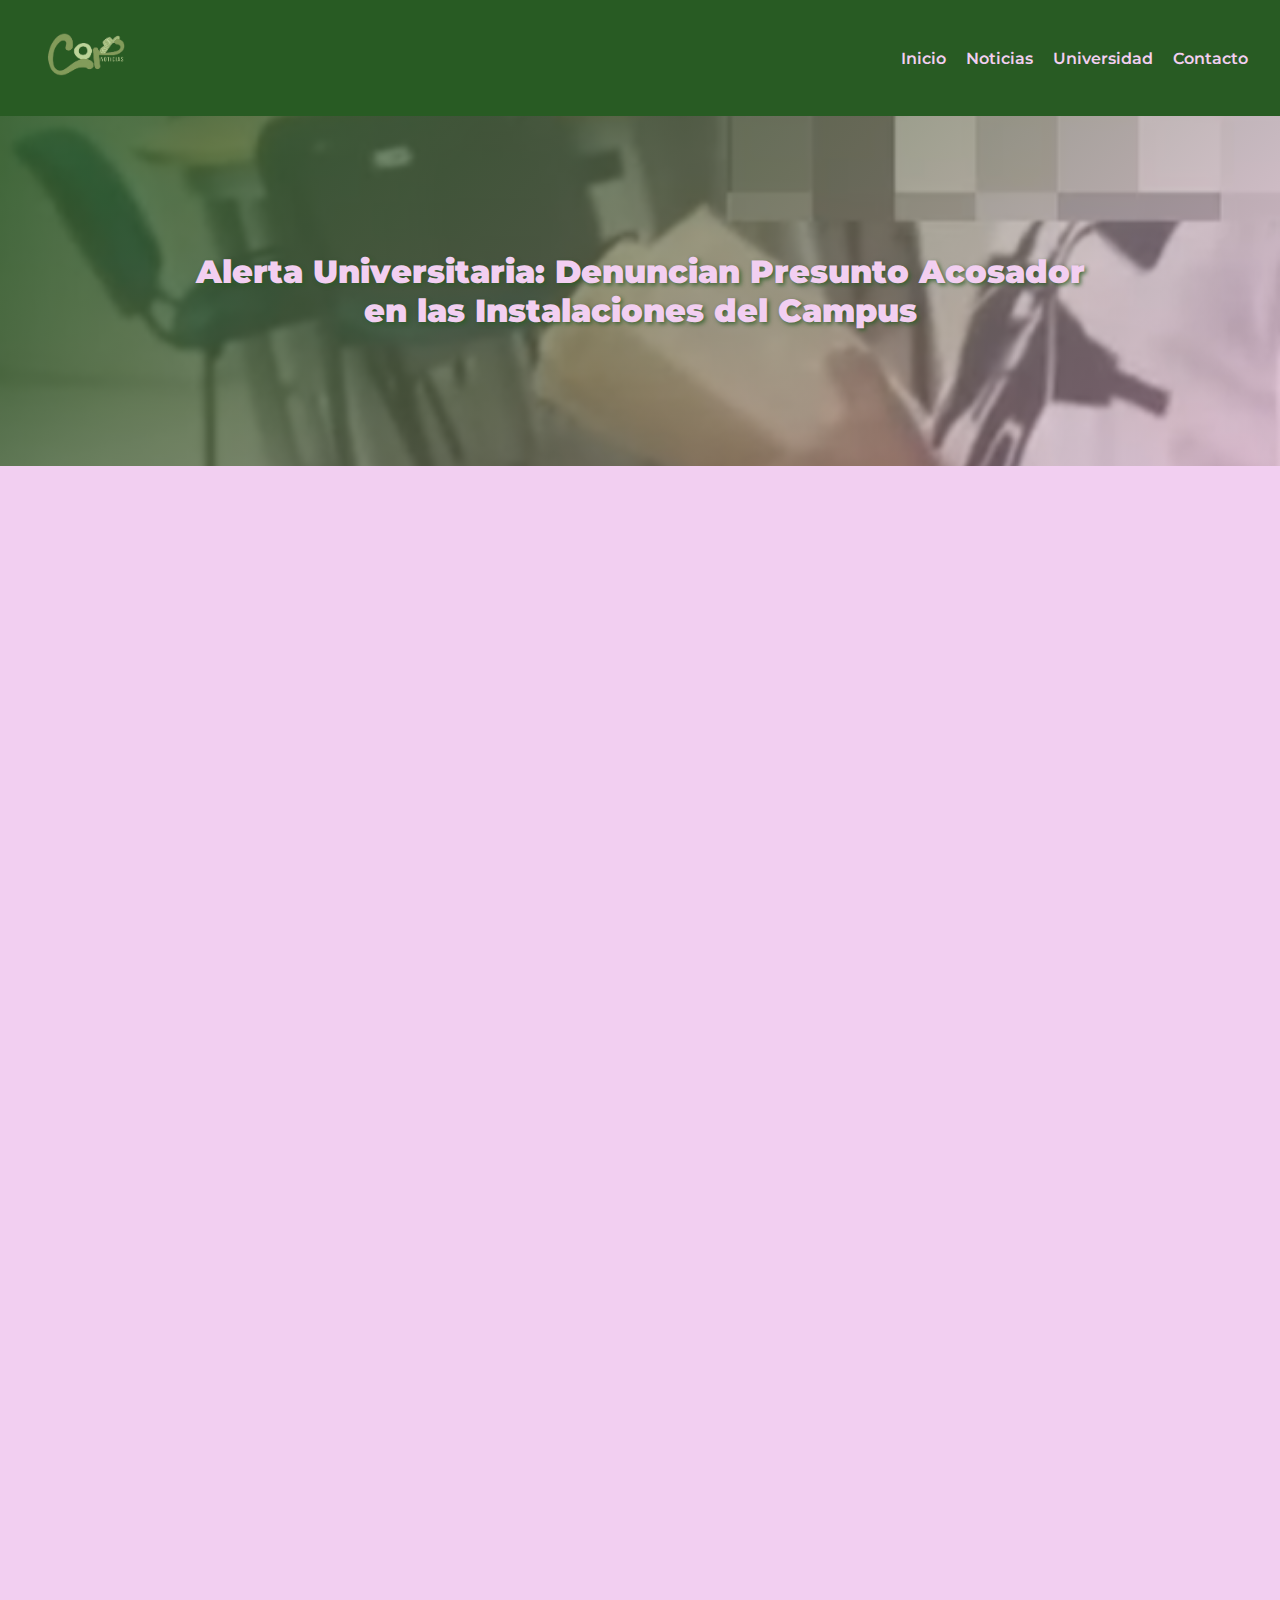
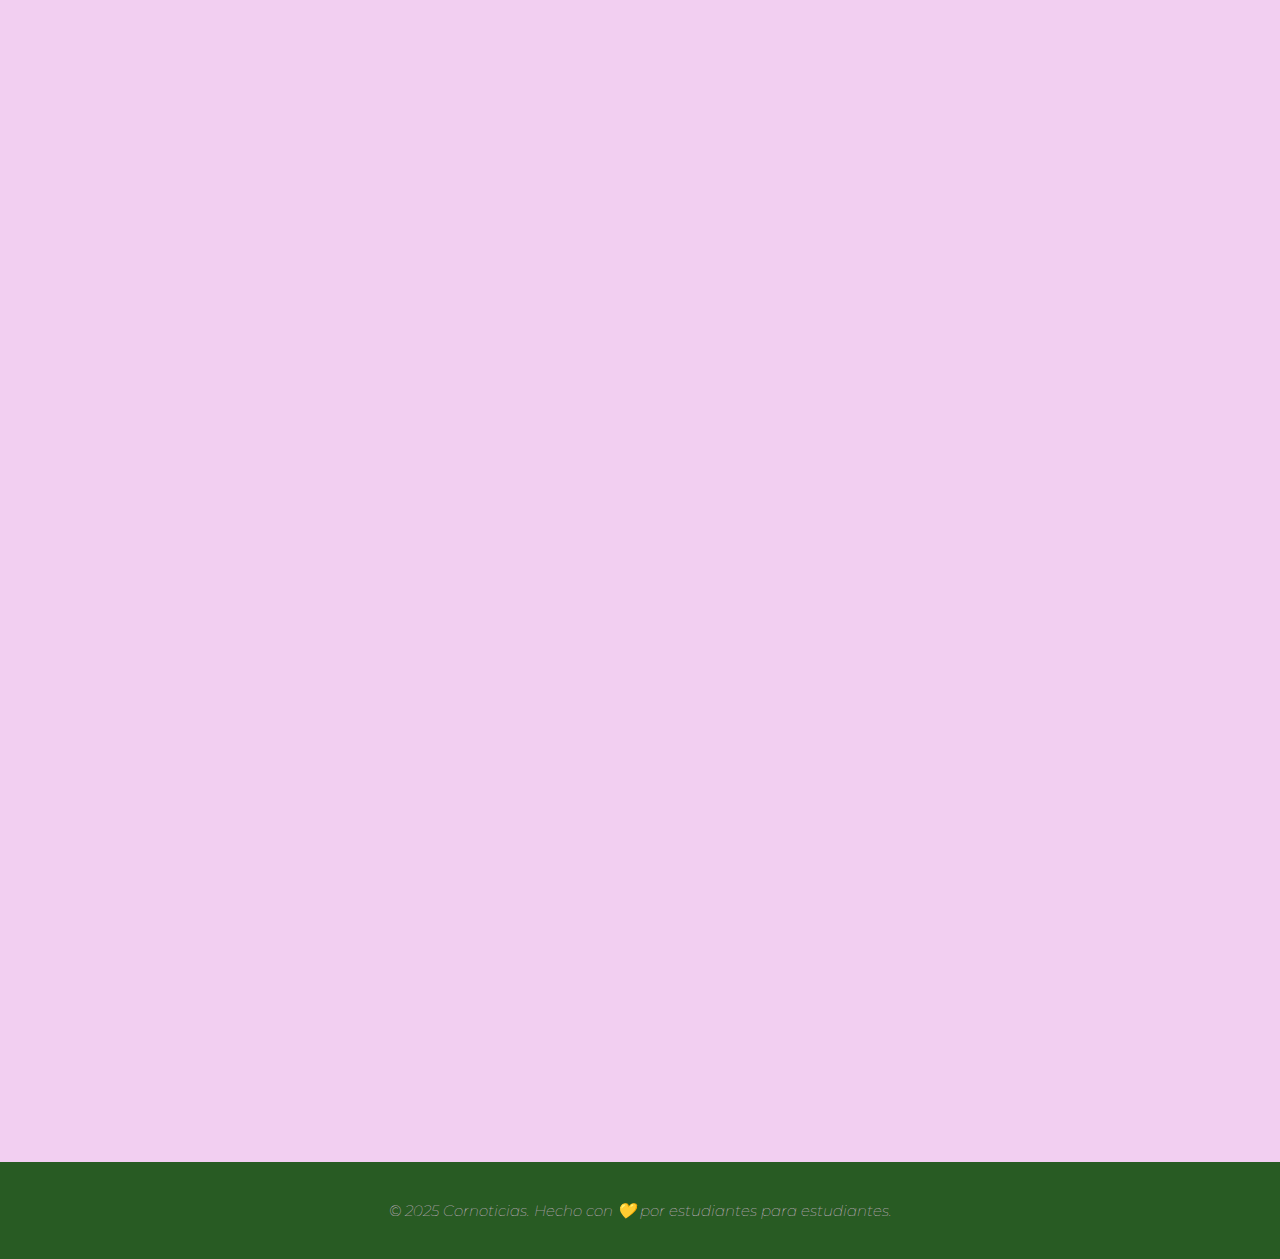
<file: noticia-acoso.html>
<!DOCTYPE html>
<html lang="es">
<head>
  <meta charset="UTF-8" />
  <meta name="viewport" content="width=device-width, initial-scale=1.0" />
  <title>Alerta Universitaria - Cornoticias</title>
  <link rel="stylesheet" href="Style.css" />
  <link href="https://fonts.googleapis.com/css2?family=Montserrat:ital,wght@0,100;0,900&display=swap" rel="stylesheet">
  <style>
    body {
      margin: 0;
      font-family: 'Montserrat', sans-serif;
      background-color: #F2CFF1;
      color: #285B23;
    }

    .topbar {
      display: flex;
      justify-content: space-between;
      align-items: center;
      background-color: #285B23;
      padding: 1rem 2rem;
      position: sticky;
      top: 0;
      z-index: 100;
    }

    .logo img {
      height: 80px;
    }

    .menu a {
      color: #F2CFF1;
      margin-left: 1rem;
      text-decoration: none;
      font-weight: 600;
      transition: all 0.3s ease;
    }

    .menu a:hover {
      color: #feb5c6;
      text-decoration: underline;
      opacity: 0.9;
    }

    .hero-banner {
      position: relative;
      height: 350px;
      background-image: url('Captura\ de\ pantalla\ 2025-06-06\ 170910.png');
      background-size: cover;
      background-position: center;
      display: flex;
      align-items: center;
      justify-content: center;
      text-align: center;
    }

    .hero-banner .overlay {
      position: absolute;
      top: 0; 
      left: 0;
      width: 100%; 
      height: 100%;
      background: linear-gradient(135deg, rgba(40, 91, 35, 0.8), rgba(254, 181, 198, 0.4));
    }

    .hero-banner h1 {
      position: relative;
      color: #F2CFF1;
      font-size: 2rem;
      z-index: 1;
      font-weight: 900;
      font-style: normal;
      padding: 0 1rem;
      max-width: 900px;
      text-shadow: 2px 2px 4px rgba(40, 91, 35, 0.8);
    }

    .article-detail .content {
      padding: 2rem;
      max-width: 800px;
      margin: auto;
      font-weight: 100;
      font-style: italic;
      background-color: white;
      border-radius: 15px;
      margin-top: 2rem;
      margin-bottom: 2rem;
      box-shadow: 0 10px 30px rgba(40, 91, 35, 0.1);
    }

    .article-detail .content img.full-width {
      width: 100%;
      border-radius: 10px;
      margin-bottom: 1.5rem;
      transition: transform 0.3s ease;
    }

    .article-detail .content img.full-width:hover {
      transform: scale(1.02);
    }

    .evidence-right {
      float: right;
      width: 250px;
      border-radius: 10px;
      margin: 1rem 0 1rem 1rem;
      transition: all 0.3s ease;
      border: 3px solid transparent;
    }

    .evidence-right:hover {
      border-color: #feb5c6;
      transform: scale(1.05);
    }

    .article-detail p {
      margin-bottom: 1rem;
      line-height: 1.6;
    }

    .article-detail p strong {
      color: #285B23;
      font-weight: 600;
    }

    /* Alerta de seguridad */
    .security-alert {
      background: linear-gradient(135deg, #feb5c6, #F2CFF1);
      padding: 1.5rem;
      border-radius: 10px;
      border-left: 4px solid #285B23;
      font-style: italic;
      font-weight: 400;
      color: #285B23;
      margin: 2rem 0;
      position: relative;
    }

    .security-alert::before {
      content: '⚠️';
      font-size: 2rem;
      position: absolute;
      top: 1rem;
      right: 1rem;
    }

    /* Citas destacadas */
    .quote-highlight {
      background-color: #f8f9fa;
      border-left: 4px solid #feb5c6;
      padding: 1.5rem;
      margin: 1.5rem 0;
      border-radius: 0 8px 8px 0;
      font-style: italic;
      position: relative;
    }

    .quote-highlight::before {
      content: '"';
      font-size: 3rem;
      color: #feb5c6;
      position: absolute;
      top: -5px;
      left: 10px;
      font-weight: 900;
    }

    /* Llamado a la acción */
    .call-to-action {
      background: linear-gradient(135deg, #285B23, #3A7030);
      color: #F2CFF1;
      padding: 2rem;
      border-radius: 15px;
      text-align: center;
      margin: 2rem 0;
      box-shadow: 0 10px 30px rgba(40, 91, 35, 0.2);
    }

    .call-to-action h3 {
      margin-top: 0;
      font-size: 1.5rem;
      font-weight: 900;
    }

    .call-to-action p {
      margin-bottom: 1.5rem;
      font-size: 1.1rem;
    }

    .report-button {
      background-color: #feb5c6;
      color: #285B23;
      padding: 1rem 2rem;
      border: none;
      border-radius: 25px;
      font-weight: 600;
      font-size: 1rem;
      cursor: pointer;
      transition: all 0.3s ease;
      text-decoration: none;
      display: inline-block;
    }

    .report-button:hover {
      background-color: #F2CFF1;
      transform: translateY(-2px);
    }

    @media (max-width: 768px) {
      .evidence-right {
        float: none;
        width: 100%;
        margin: 1rem 0;
      }

      .hero-banner h1 {
        font-size: 1.5rem;
      }

      .article-detail .content {
        margin: 1rem;
        padding: 1.5rem;
      }

      .menu a {
        margin-left: 0.5rem;
        font-size: 0.9rem;
      }
    }

    footer {
      background-color: #285B23;
      color: #F2CFF1;
      text-align: center;
      padding: 1.5rem;
      font-family: 'Montserrat', sans-serif;
      font-weight: 100;
      font-style: italic;
      font-size: 0.95rem;
      margin-top: 4rem;
    }

    /* Animaciones de entrada */
    .fade-in {
      opacity: 0;
      transform: translateY(20px);
      animation: fadeInUp 0.8s ease forwards;
    }

    @keyframes fadeInUp {
      to {
        opacity: 1;
        transform: translateY(0);
      }
    }

    /* Efecto de lectura progresiva */
    .reading-progress {
      position: fixed;
      top: 0;
      left: 0;
      width: 0%;
      height: 4px;
      background: linear-gradient(90deg, #285B23, #feb5c6);
      z-index: 1000;
      transition: width 0.3s ease;
    }

    /* Efecto de alerta parpadeante sutil */
    .alert-pulse {
      animation: pulse 2s infinite;
    }

    @keyframes pulse {
      0% { box-shadow: 0 0 0 0 rgba(254, 181, 198, 0.7); }
      70% { box-shadow: 0 0 0 10px rgba(254, 181, 198, 0); }
      100% { box-shadow: 0 0 0 0 rgba(254, 181, 198, 0); }
    }
  </style>
</head>
<body>
  <!-- Barra de progreso de lectura -->
  <div class="reading-progress" id="reading-progress"></div>

  <header class="topbar">
    <div class="logo">
      <a href="Cornoticias.html">
        <img src="1000093708-removebg-preview.png" alt="Logo Cornoticias" />
      </a>
    </div>
    <nav class="menu">
      <a href="Cornoticias.html">Inicio</a>
      <a href="noticias.html">Noticias</a>
      <a href="https://www.unicordoba.edu.co/">Universidad</a>
      <a href="contacto.html">Contacto</a>
    </nav>
  </header>

  <section class="hero-banner alert-pulse">
    <div class="overlay"></div>
    <h1>Alerta Universitaria: Denuncian Presunto Acosador en las Instalaciones del Campus</h1>
  </section>

  <main class="article-detail">
    <section class="content fade-in">
      <div class="security-alert">
        <p><strong>ALERTA DE SEGURIDAD:</strong> La comunidad universitaria debe estar informada sobre esta situación para prevenir futuros incidentes.</p>
      </div>

      <p><strong>Montería, Córdoba</strong></p>
      <p>La comunidad universitaria de la Universidad de Córdoba se encuentra en alerta tras diversas denuncias sobre la presencia y accionar de un presunto acosador dentro de sus instalaciones, específicamente en la biblioteca. La situación ha generado preocupación y un llamado urgente a las directivas para reforzar la seguridad y el control de acceso.</p>

      <p>Recientemente, una denuncia anónima que circula entre la comunidad estudiantil y en redes sociales ha puesto de manifiesto la gravedad de los hechos. Una estudiante relató un perturbador incidente ocurrido en la biblioteca, donde un hombre con una actitud "extraña" se le acercó mientras estudiaba. Según el testimonio, el individuo "empezó a decir cosas incoherencias" y la miraba fijamente, lo que le impidió concentrarse.</p>

      <div class="quote-highlight">
        <p>Cuando él empieza a decir cosas incoherencias yo lo miro fijamente a los ojos porque no me dejaba concentrar, al ver su mirada, una mirada que no genera confianza, lo dejo de mirar.</p>
      </div>

      <p>Al intentar ignorarlo y cambiarse de puesto, el sujeto la abordó verbalmente, preguntándole con una actitud amenazante a dónde se dirigía. La situación culminó con la estudiante abandonando el lugar "muy nerviosa por la situación."</p>

      <p><strong>No es Estudiante, Sino Acosador Recurrente</strong></p>
      <p>Un aspecto crucial de la denuncia es la confirmación de que el presunto acosador no es estudiante de la universidad. La denunciante afirma: "Él no es estudiante activo, solo va a la biblioteca, ya le venían haciendo seguimiento." Esto sugiere un patrón de comportamiento y una presencia recurrente e injustificada dentro del campus, lo que ha desatado preguntas sobre la efectividad de los controles de ingreso a la universidad.</p>

      <p><strong>Voces Femeninas Rompen el Silencio</strong></p>
      <p>La denuncia anónima no es un hecho aislado. En los últimos días, varias mujeres han empezado a compartir sus propias experiencias a través de diversas plataformas. Un reel de Instagram, que ha ganado tracción, es un ejemplo claro de cómo múltiples voces femeninas han decidido romper el silencio para hablar sobre encuentros con este mismo individuo.</p>
      
      <img src="Imagen de WhatsApp 2025-05-26 a las 20.52.28_09df84bf.jpg" alt="Captura evidencia" class="evidence-right" />
<br>
      <p>Estas denuncias colectivas subrayan la necesidad de una acción inmediata por parte de las autoridades universitarias. La denunciante original enfatizó la gravedad de la situación, afirmando: "Esta situación es algo horrible que no se lo deseo a nadie, la universidad debe tener más control de quien deja ingresar a la universidad."</p>

      <p><strong>Llamado a la Acción y a la Denuncia</strong></p>
      <p>La comunidad estudiantil, y en particular el estudiantado femenino, se siente vulnerable ante esta situación. Existe un clamor generalizado por una mayor protección y por la implementación de protocolos de seguridad más estrictos que garanticen la integridad de quienes asisten a la universidad.</p>

      <div class="quote-highlight">
        <p>Por favor que sea una denuncia anónima, no quiero problemas por ese man.</p>
      </div>

      <p>Se insta a cualquier persona que haya sido testigo o víctima de situaciones similares a que presente su denuncia formal ante las instancias pertinentes de la universidad. Es fundamental que cada caso sea investigado y que se tomen las medidas necesarias para erradicar este tipo de comportamientos y asegurar un ambiente de estudio y convivencia seguro para todos.</p>

      <p>La universidad, por su parte, enfrenta el desafío de responder de manera contundente a estas denuncias, reforzando sus sistemas de seguridad y estableciendo canales efectivos para la recepción y gestión de quejas, siempre garantizando la confidencialidad y protección de los denunciantes.</p>

      <div class="call-to-action">
        <h3>🛡️ Tu Seguridad es Nuestra Prioridad</h3>
        <p>Si has sido víctima o testigo de situaciones similares, no dudes en reportarlo. Tu denuncia puede prevenir futuros incidentes.</p>
        <a href="contacto.html" class="report-button">Reportar Incidente</a>
      </div>
    </section>
  </main>

  <footer>
    <p>&copy; 2025 Cornoticias. Hecho con 💛 por estudiantes para estudiantes.</p>
  </footer>

  <script>
    // Animación de entrada
    document.addEventListener('DOMContentLoaded', function() {
      const content = document.querySelector('.content');
      setTimeout(() => {
        content.classList.add('fade-in');
      }, 300);
    });

    // Barra de progreso de lectura
    window.addEventListener('scroll', function() {
      const article = document.querySelector('.article-detail');
      const progressBar = document.getElementById('reading-progress');
      
      if (article) {
        const articleTop = article.offsetTop;
        const articleHeight = article.offsetHeight;
        const windowHeight = window.innerHeight;
        const scrollTop = window.pageYOffset;
        
        const articleStart = articleTop - windowHeight;
        const articleEnd = articleTop + articleHeight;
        
        if (scrollTop >= articleStart && scrollTop <= articleEnd) {
          const progress = ((scrollTop - articleStart) / (articleEnd - articleStart)) * 100;
          progressBar.style.width = Math.min(progress, 100) + '%';
        } else if (scrollTop < articleStart) {
          progressBar.style.width = '0%';
        } else {
          progressBar.style.width = '100%';
        }
      }
    });

    // Efecto hover mejorado para imágenes
    document.querySelectorAll('.evidence-right').forEach(img => {
      img.addEventListener('mouseenter', function() {
        this.style.boxShadow = '0 10px 25px rgba(254, 181, 198, 0.3)';
      });
      
      img.addEventListener('mouseleave', function() {
        this.style.boxShadow = 'none';
      });
    });
  </script>

</body>
</html>
</file>
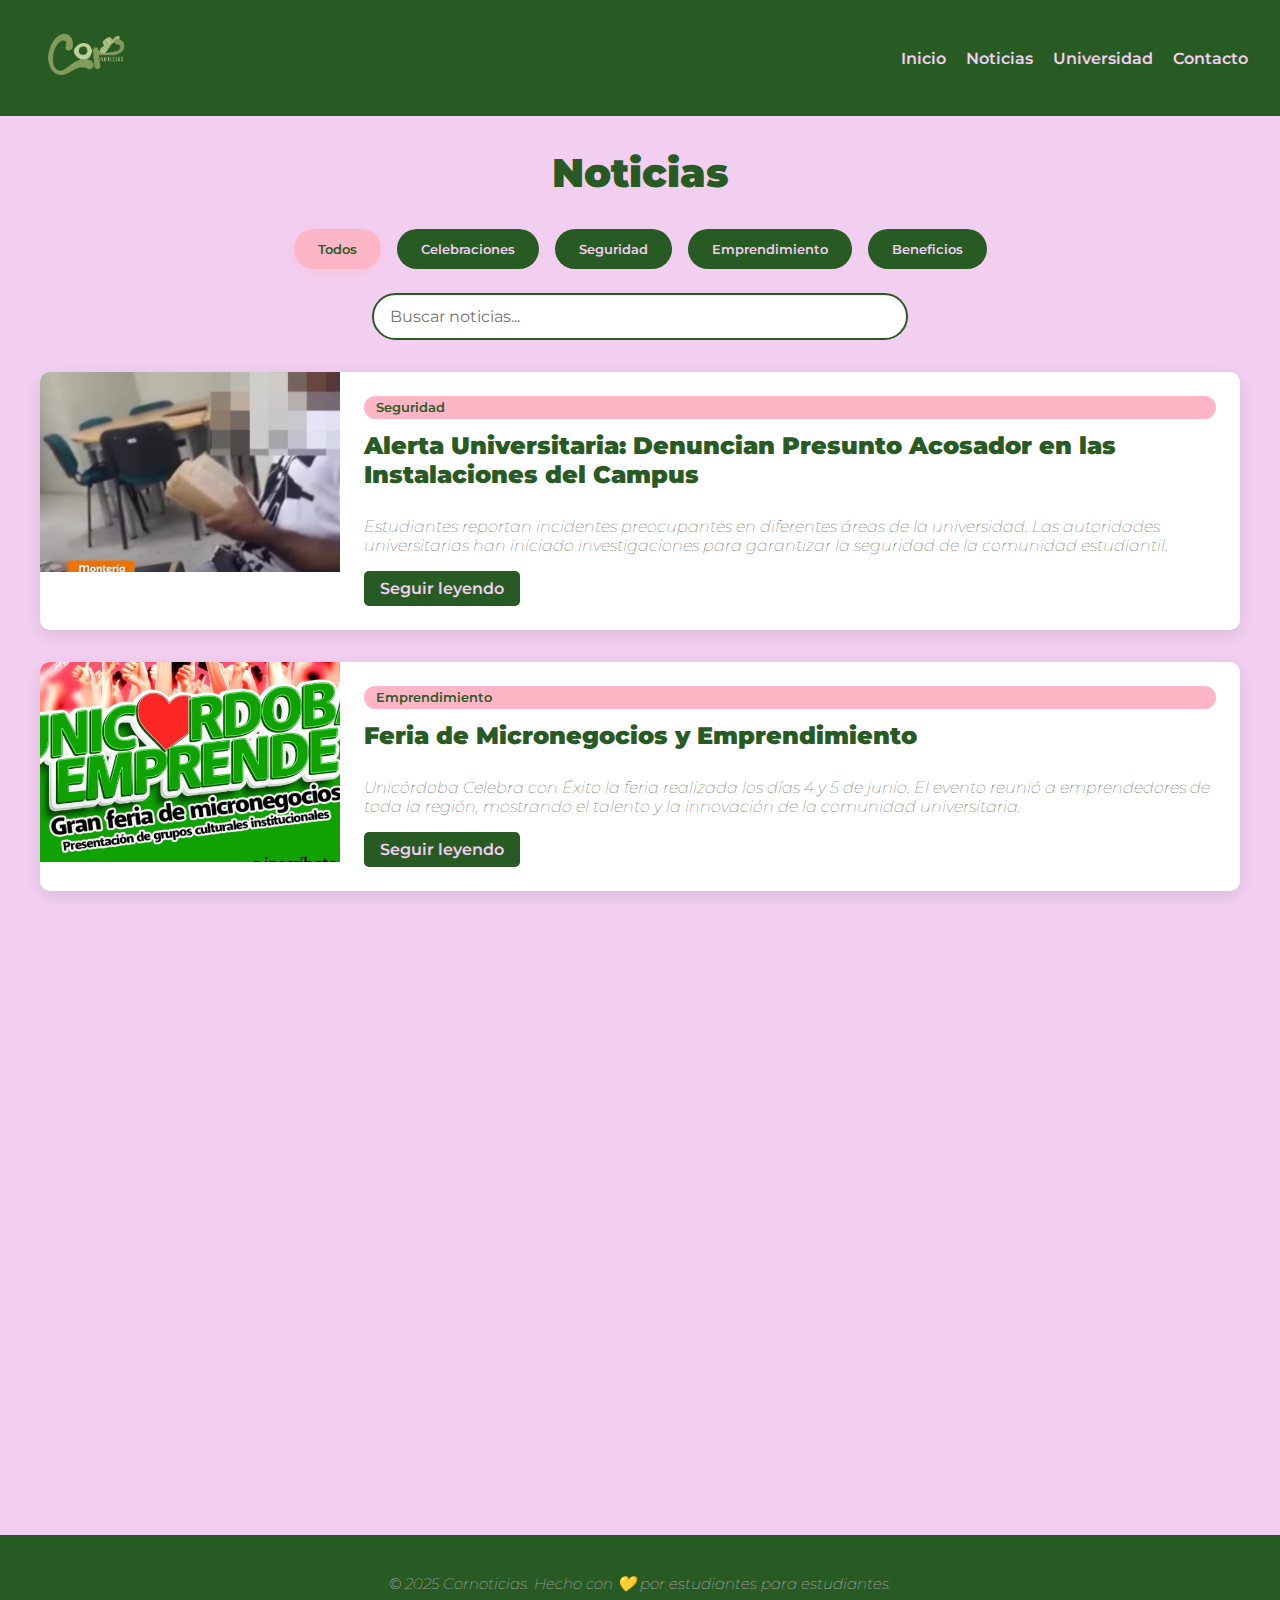
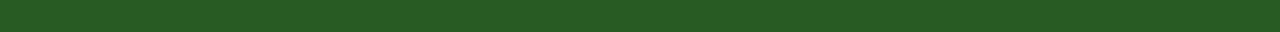
<file: noticias.html>
<!DOCTYPE html>
<html lang="es">
<head>
  <meta charset="UTF-8" />
  <meta name="viewport" content="width=device-width, initial-scale=1.0"/>
  <title>Noticias - Cornoticias</title>
  <link rel="stylesheet" href="Style.css" />
  <link href="https://fonts.googleapis.com/css2?family=Montserrat:ital,wght@0,100;0,400;0,600;0,900;1,100;1,900&display=swap" rel="stylesheet">
  <style>
    body {
      margin: 0;
      font-family: 'Montserrat', sans-serif;
      background-color: #F2CFF1;
      color: #285B23;
    }

    .topbar {
      display: flex;
      justify-content: space-between;
      align-items: center;
      background-color: #285B23;
      padding: 1rem 2rem;
      position: sticky;
      top: 0;
      z-index: 100;
    }

    .logo img {
      height: 80px;
    }

    .menu a {
      color: #F2CFF1;
      margin-left: 1rem;
      text-decoration: none;
      font-weight: 600;
      transition: all 0.3s ease;
    }

    .menu a:hover {
      color: #feb5c6;
      text-decoration: underline;
      opacity: 0.9;
    }

    .page-title {
      text-align: center;
      margin: 2rem 0;
      font-weight: 900;
      font-size: 2.5rem;
      color: #285B23;
    }

    .filters-container {
      max-width: 1200px;
      margin: 0 auto 2rem;
      padding: 0 1rem;
    }

    .filters {
      display: flex;
      flex-wrap: wrap;
      gap: 1rem;
      justify-content: center;
      margin-bottom: 1.5rem;
    }

    .filter-btn {
      background-color: #285B23;
      color: #F2CFF1;
      border: none;
      padding: 0.75rem 1.5rem;
      border-radius: 30px;
      font-family: 'Montserrat', sans-serif;
      font-weight: 600;
      cursor: pointer;
      transition: all 0.3s ease;
    }

    .filter-btn:hover {
      background-color: #feb5c6;
      color: #285B23;
      transform: translateY(-2px);
    }

    .filter-btn.active {
      background-color: #feb5c6;
      color: #285B23;
      box-shadow: 0 4px 12px rgba(254, 181, 198, 0.4);
    }

    .search-container {
      display: flex;
      justify-content: center;
      margin-bottom: 2rem;
    }

    .search-box {
      width: 100%;
      max-width: 500px;
      padding: 0.75rem 1rem;
      border: 2px solid #285B23;
      border-radius: 30px;
      font-family: 'Montserrat', sans-serif;
      font-size: 1rem;
      transition: all 0.3s ease;
    }

    .search-box:focus {
      outline: none;
      border-color: #feb5c6;
      box-shadow: 0 0 0 3px rgba(254, 181, 198, 0.2);
    }

    .news-container {
      max-width: 1200px;
      margin: 0 auto;
      padding: 0 1rem;
    }

    .news-card {
      display: flex;
      background-color: white;
      border-radius: 10px;
      overflow: hidden;
      margin-bottom: 2rem;
      box-shadow: 0 5px 15px rgba(0, 0, 0, 0.1);
      transition: all 0.3s ease;
    }

    .news-card:hover {
      transform: translateY(-5px);
      box-shadow: 0 10px 25px rgba(254, 181, 198, 0.2);
    }

    .news-image {
      width: 300px;
      min-width: 300px;
      height: 200px;
      object-fit: cover;
    }

    .news-content {
      padding: 1.5rem;
      display: flex;
      flex-direction: column;
    }

    .news-category {
      background-color: #feb5c6;
      color: #285B23;
      display: inline-block;
      padding: 0.25rem 0.75rem;
      border-radius: 20px;
      font-size: 0.8rem;
      font-weight: 600;
      margin-bottom: 0.75rem;
    }

    .news-title {
      font-size: 1.5rem;
      font-weight: 900;
      margin: 0 0 0.75rem 0;
      color: #285B23;
    }

    .news-excerpt {
      font-weight: 100;
      font-style: italic;
      margin-bottom: 1rem;
      flex-grow: 1;
      color: #333;
    }

    .news-date {
      color: #666;
      font-size: 0.9rem;
      margin-bottom: 1rem;
    }

    .read-more {
      align-self: flex-start;
      background-color: #285B23;
      color: #F2CFF1;
      text-decoration: none;
      padding: 0.5rem 1rem;
      border-radius: 5px;
      font-weight: 600;
      transition: all 0.3s ease;
    }

    .read-more:hover {
      background-color: #feb5c6;
      color: #285B23;
      transform: translateY(-2px);
    }

    .footer {
      background-color: #285B23;
      color: #F2CFF1;
      text-align: center;
      padding: 1.5rem;
      font-family: 'Montserrat', sans-serif;
      font-weight: 100;
      font-style: italic;
      font-size: 0.95rem;
      margin-top: 4rem;
    }

    .no-results {
      text-align: center;
      padding: 3rem;
      font-style: italic;
      color: #666;
    }

    @media (max-width: 768px) {
      .news-card {
        flex-direction: column;
      }

      .news-image {
        width: 100%;
        height: 200px;
      }

      .menu a {
        margin-left: 0.5rem;
        font-size: 0.9rem;
      }

      .filters {
        gap: 0.5rem;
      }

      .filter-btn {
        padding: 0.5rem 1rem;
        font-size: 0.9rem;
      }
    }
  </style>
</head>
<body>
  <header class="topbar">
    <div class="logo">
      <a href="Cornoticias.html">
        <img src="1000093708-removebg-preview.png" alt="Logo Cornoticias" />
      </a>
    </div>
    <nav class="menu">
      <a href="Cornoticias.html">Inicio</a>
      <a href="#noticias">Noticias</a>
      <a href="#universidad">Universidad</a>
      <a href="#contacto">Contacto</a>
    </nav>
  </header>

  <h1 class="page-title">Noticias</h1>

  <div class="filters-container">
    <div class="filters">
      <button class="filter-btn active" data-category="todos">Todos</button>
      <button class="filter-btn" data-category="celebraciones">Celebraciones</button>
      <button class="filter-btn" data-category="seguridad">Seguridad</button>
      <button class="filter-btn" data-category="emprendimiento">Emprendimiento</button>
      <button class="filter-btn" data-category="beneficios">Beneficios</button>
    </div>
    <div class="search-container">
      <input type="text" class="search-box" placeholder="Buscar noticias...">
    </div>
  </div>

  <div class="news-container">
    <!-- Noticia 1 -->
    <article class="news-card" data-category="seguridad">
      <img src="Captura de pantalla 2025-06-06 170910.png" alt="Alerta Universitaria" class="news-image">
      <div class="news-content">
        <span class="news-category">Seguridad</span>
        <h2 class="news-title">Alerta Universitaria: Denuncian Presunto Acosador en las Instalaciones del Campus</h2>
        <p class="news-excerpt">Estudiantes reportan incidentes preocupantes en diferentes áreas de la universidad. Las autoridades universitarias han iniciado investigaciones para garantizar la seguridad de la comunidad estudiantil.</p>
        <a href="noticia-acoso.html" class="read-more">Seguir leyendo</a>
      </div>
    </article>

    <!-- Noticia 2 -->
    <article class="news-card" data-category="emprendimiento">
      <img src="unicordobaemprende.png" alt="Feria de Micronegocios" class="news-image">
      <div class="news-content">
        <span class="news-category">Emprendimiento</span>
        <h2 class="news-title">Feria de Micronegocios y Emprendimiento</h2>
        <p class="news-excerpt">Unicórdoba Celebra con Éxito la feria realizada los días 4 y 5 de junio. El evento reunió a emprendedores de toda la región, mostrando el talento y la innovación de la comunidad universitaria.</p>
        <a href="unicordobaem.html" class="read-more">Seguir leyendo</a>
      </div>
    </article>

    <!-- Noticia 3 -->
    <article class="news-card" data-category="beneficios">
      <img src="diferencial.png" alt="Tarifa Diferencial" class="news-image">
      <div class="news-content">
        <span class="news-category">Beneficios</span>
        <h2 class="news-title">Abierta Convocatoria 2025-2 de la Tarifa Diferencial Estudiantil en Montería</h2>
        <p class="news-excerpt">Conoce todo lo que deberías saber sobre este maravilloso beneficio. La Alcaldía de Montería ha abierto la convocatoria para subsidiar el transporte público de estudiantes.</p>
        <a href="tarifadi.html" class="read-more">Seguir leyendo</a>
      </div>
    </article>

    <!-- Noticia 4 -->
    <article class="news-card" data-category="celebraciones">
      <img src="Captura de pantalla_8-6-2025_175948_www.instagram.com.jpeg" alt="Ingeniería de Sistemas" class="news-image">
      <div class="news-content">
        <span class="news-category">Celebraciones</span>
        <h2 class="news-title">Ingeniería de Sistemas de Unicórdoba Celebra Dos Décadas de Trayectoria y Vanguardia</h2>
        <p class="news-excerpt">El programa de Ingeniería de Sistemas celebró su vigésimo aniversario, marcando dos décadas de importantes contribuciones a la formación de profesionales de alto nivel.</p>
        <a href="sistemas.html" class="read-more">Seguir leyendo</a>
      </div>
    </article>

    <div class="no-results" style="display: none;">
      <h3>No se encontraron noticias que coincidan con tu búsqueda</h3>
      <p>Intenta con otros términos o categorías</p>
    </div>
  </div>

  <footer class="footer">
    <p>&copy; 2025 Cornoticias. Hecho con 💛 por estudiantes para estudiantes.</p>
  </footer>

  <script>
    // Filtrado por categorías
    const filterButtons = document.querySelectorAll('.filter-btn');
    const newsCards = document.querySelectorAll('.news-card');
    const searchBox = document.querySelector('.search-box');
    const noResults = document.querySelector('.no-results');

    // Función para filtrar noticias
    function filterNews() {
      const activeCategory = document.querySelector('.filter-btn.active').dataset.category;
      const searchTerm = searchBox.value.toLowerCase();
      
      let visibleCount = 0;
      
      newsCards.forEach(card => {
        const cardCategory = card.dataset.category;
        const cardTitle = card.querySelector('.news-title').textContent.toLowerCase();
        const cardExcerpt = card.querySelector('.news-excerpt').textContent.toLowerCase();
        
        const matchesCategory = activeCategory === 'todos' || cardCategory === activeCategory;
        const matchesSearch = searchTerm === '' || 
                             cardTitle.includes(searchTerm) || 
                             cardExcerpt.includes(searchTerm);
        
        if (matchesCategory && matchesSearch) {
          card.style.display = 'flex';
          visibleCount++;
        } else {
          card.style.display = 'none';
        }
      });
      
      // Mostrar mensaje si no hay resultados
      if (visibleCount === 0) {
        noResults.style.display = 'block';
      } else {
        noResults.style.display = 'none';
      }
    }

    // Event listeners para botones de filtro
    filterButtons.forEach(button => {
      button.addEventListener('click', () => {
        // Quitar clase active de todos los botones
        filterButtons.forEach(btn => btn.classList.remove('active'));
        // Añadir clase active al botón clickeado
        button.classList.add('active');
        // Filtrar noticias
        filterNews();
      });
    });

    // Event listener para búsqueda
    searchBox.addEventListener('input', filterNews);

    // Animación al hacer scroll
    function animateOnScroll() {
      const cards = document.querySelectorAll('.news-card');
      cards.forEach((card, index) => {
        const cardTop = card.getBoundingClientRect().top;
        if (cardTop < window.innerHeight - 100) {
          setTimeout(() => {
            card.style.opacity = '1';
            card.style.transform = 'translateY(0)';
          }, index * 100);
        }
      });
    }

    // Inicializar con estilo para animación
    document.addEventListener('DOMContentLoaded', () => {
      const cards = document.querySelectorAll('.news-card');
      cards.forEach(card => {
        card.style.opacity = '0';
        card.style.transform = 'translateY(20px)';
        card.style.transition = 'all 0.5s ease';
      });
      
      // Ejecutar animación inicial
      setTimeout(animateOnScroll, 100);
    });

    // Ejecutar animación al hacer scroll
    window.addEventListener('scroll', animateOnScroll);
  </script>
</body>
</html>
</file>
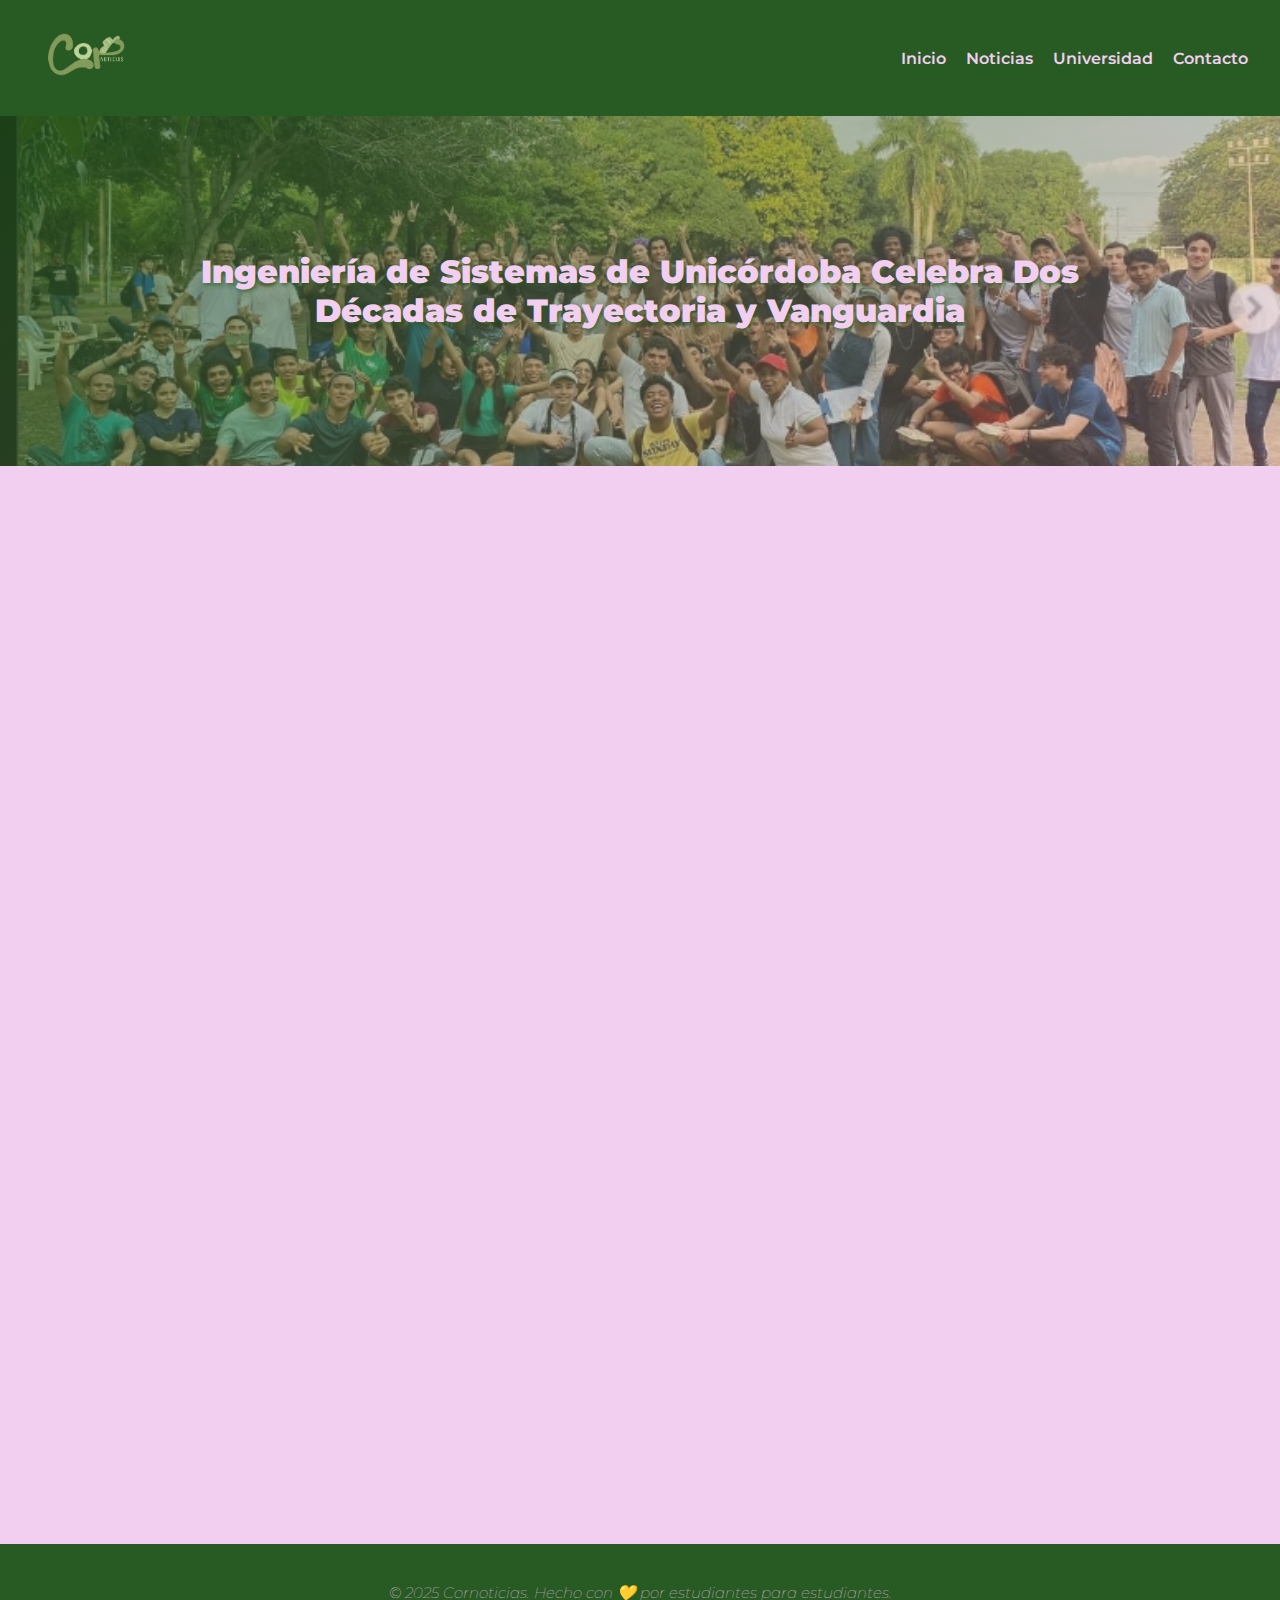
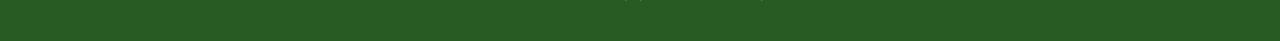
<file: sistemas.html>
<!DOCTYPE html>
<html lang="es">
<head>
  <meta charset="UTF-8" />
  <meta name="viewport" content="width=device-width, initial-scale=1.0" />
  <title>Ingeniería de Sistemas Celebra Dos Décadas - Cornoticias</title>
  <link rel="stylesheet" href="Style.css" />
  <link href="https://fonts.googleapis.com/css2?family=Montserrat:ital,wght@0,100;0,900&display=swap" rel="stylesheet">
  <style>
    body {
      margin: 0;
      font-family: 'Montserrat', sans-serif;
      background-color: #F2CFF1;
      color: #285B23;
    }

    .topbar {
      display: flex;
      justify-content: space-between;
      align-items: center;
      background-color: #285B23;
      padding: 1rem 2rem;
      position: sticky;
      top: 0;
      z-index: 100;
    }

    .logo img {
      height: 80px;
    }

    .menu a {
      color: #F2CFF1;
      margin-left: 1rem;
      text-decoration: none;
      font-weight: 600;
      transition: all 0.3s ease;
    }

    .menu a:hover {
      color: #feb5c6;
      text-decoration: underline;
      opacity: 0.9;
    }

    .hero-banner {
      position: relative;
      height: 350px;
      background-image: url('Captura de pantalla_8-6-2025_175948_www.instagram.com.jpeg');
      background-size: cover;
      background-position: center;
      display: flex;
      align-items: center;
      justify-content: center;
      text-align: center;
    }

    .hero-banner .overlay {
      position: absolute;
      top: 0; 
      left: 0;
      width: 100%; 
      height: 100%;
      background: linear-gradient(135deg, rgba(40, 91, 35, 0.7), rgba(254, 181, 198, 0.3));
    }

    .hero-banner h1 {
      position: relative;
      color: #F2CFF1;
      font-size: 2rem;
      z-index: 1;
      font-weight: 900;
      font-style: normal;
      padding: 0 1rem;
      max-width: 900px;
      text-shadow: 2px 2px 4px rgba(40, 91, 35, 0.8);
    }

    .article-detail .content {
      padding: 2rem;
      max-width: 800px;
      margin: auto;
      font-weight: 100;
      font-style: italic;
      background-color: white;
      border-radius: 15px;
      margin-top: 2rem;
      margin-bottom: 2rem;
      box-shadow: 0 10px 30px rgba(40, 91, 35, 0.1);
    }

    .article-detail .content img.full-width {
      width: 100%;
      border-radius: 10px;
      margin-bottom: 1.5rem;
      transition: transform 0.3s ease;
    }

    .article-detail .content img.full-width:hover {
      transform: scale(1.02);
    }

    .evidence-right {
      float: right;
      width: 250px;
      border-radius: 10px;
      margin: 1rem 0 1rem 1rem;
      transition: all 0.3s ease;
      border: 3px solid transparent;
    }

    .evidence-right:hover {
      border-color: #feb5c6;
      transform: scale(1.05);
    }

    .article-detail p {
      margin-bottom: 1rem;
      line-height: 1.6;
    }

    .article-detail p strong {
      color: #285B23;
      font-weight: 600;
    }

    /* Estilo para citas destacadas */
    .article-detail p:nth-of-type(4) {
      background: linear-gradient(135deg, #feb5c6, #F2CFF1);
      padding: 1.5rem;
      border-radius: 10px;
      border-left: 4px solid #285B23;
      font-style: italic;
      font-weight: 400;
      color: #285B23;
      margin: 2rem 0;
      position: relative;
    }

    .article-detail p:nth-of-type(4)::before {
      content: '"';
      font-size: 3rem;
      color: #285B23;
      position: absolute;
      top: -10px;
      left: 10px;
      font-weight: 900;
    }

    @media (max-width: 768px) {
      .evidence-right {
        float: none;
        width: 100%;
        margin: 1rem 0;
      }

      .hero-banner h1 {
        font-size: 1.5rem;
      }

      .article-detail .content {
        margin: 1rem;
        padding: 1.5rem;
      }

      .menu a {
        margin-left: 0.5rem;
        font-size: 0.9rem;
      }
    }

    footer {
      background-color: #285B23;
      color: #F2CFF1;
      text-align: center;
      padding: 1.5rem;
      font-family: 'Montserrat', sans-serif;
      font-weight: 100;
      font-style: italic;
      font-size: 0.95rem;
      margin-top: 4rem;
    }

    /* Animaciones de entrada */
    .fade-in {
      opacity: 0;
      transform: translateY(20px);
      animation: fadeInUp 0.8s ease forwards;
    }

    @keyframes fadeInUp {
      to {
        opacity: 1;
        transform: translateY(0);
      }
    }

    /* Efecto de lectura progresiva */
    .reading-progress {
      position: fixed;
      top: 0;
      left: 0;
      width: 0%;
      height: 4px;
      background: linear-gradient(90deg, #285B23, #feb5c6);
      z-index: 1000;
      transition: width 0.3s ease;
    }
  </style>
</head>
<body>
  <!-- Barra de progreso de lectura -->
  <div class="reading-progress" id="reading-progress"></div>

  <header class="topbar">
    <div class="logo">
      <a href="index.html">
        <img src="1000093708-removebg-preview.png" alt="Logo Cornoticias" />
      </a>
    </div>
    <nav class="menu">
      <a href="index.html">Inicio</a>
      <a href="noticias.html">Noticias</a>
      <a href="https://www.unicordoba.edu.co/">Universidad</a>
      <a href="contacto.html">Contacto</a>
    </nav>
  </header>

  <section class="hero-banner">
    <div class="overlay"></div>
    <h1>Ingeniería de Sistemas de Unicórdoba Celebra Dos Décadas de Trayectoria y Vanguardia</h1>
  </section>

  <main class="article-detail">
    <section class="content fade-in">
      <p><strong>Montería, Córdoba</strong></p>
      <p>El programa de Ingeniería de Sistemas de la Universidad de Córdoba (Unicórdoba) celebró durante el pasado mes de mayo su vigésimo aniversario, marcando dos décadas de importantes contribuciones a la formación de profesionales de alto nivel y al desarrollo tecnológico en la región y el país.</p>
      
      <img src="Captura de pantalla_8-6-2025_18228_www.instagram.com.jpeg" alt="Captura evidencia" class="evidence-right" />
      <br>
      <p>La conmemoración de estos 20 años reunió a fundadores, docentes, estudiantes, egresados y directivos, quienes reflexionaron sobre la evolución y los logros del programa desde su creación. Desde sus inicios, Ingeniería de Sistemas ha sido pionero en la adaptación a las constantes transformaciones del mundo digital, preparando a sus estudiantes con las competencias necesarias para enfrentar los desafíos de la era de la información.</p>

      <p>Durante el evento de aniversario, se destacó el impacto significativo de los egresados del programa en diversos sectores, desde el desarrollo de software y la ciberseguridad hasta la inteligencia artificial y la gestión de datos. La facultad ha cultivado un ambiente de innovación y excelencia académica, impulsando proyectos de investigación y emprendimiento que han generado soluciones creativas a problemas reales.</p>
      
      <img src="Captura de pantalla_8-6-2025_18148_www.instagram.com.jpeg" alt="Captura evidencia" class="evidence-right" />
     
      <p>Celebrar 20 años es reconocer el esfuerzo de múltiples generaciones de estudiantes y docentes que han construido la sólida reputación de nuestro programa. Miramos hacia el futuro con el compromiso de seguir a la vanguardia, formando ingenieros de sistemas capaces de liderar la transformación digital que nuestra sociedad demanda.</p>

      <p>El programa de Ingeniería de Sistemas de Unicórdoba reafirma así su posición como referente en la educación superior, proyectándose hacia nuevas décadas de innovación y aportes al progreso.</p>
    </section>
  </main>

  <footer>
    <p>&copy; 2025 Cornoticias. Hecho con 💛 por estudiantes para estudiantes.</p>
  </footer>

  <script>
    // Animación de entrada
    document.addEventListener('DOMContentLoaded', function() {
      const content = document.querySelector('.content');
      setTimeout(() => {
        content.classList.add('fade-in');
      }, 300);
    });

    // Barra de progreso de lectura
    window.addEventListener('scroll', function() {
      const article = document.querySelector('.article-detail');
      const progressBar = document.getElementById('reading-progress');
      
      if (article) {
        const articleTop = article.offsetTop;
        const articleHeight = article.offsetHeight;
        const windowHeight = window.innerHeight;
        const scrollTop = window.pageYOffset;
        
        const articleStart = articleTop - windowHeight;
        const articleEnd = articleTop + articleHeight;
        
        if (scrollTop >= articleStart && scrollTop <= articleEnd) {
          const progress = ((scrollTop - articleStart) / (articleEnd - articleStart)) * 100;
          progressBar.style.width = Math.min(progress, 100) + '%';
        } else if (scrollTop < articleStart) {
          progressBar.style.width = '0%';
        } else {
          progressBar.style.width = '100%';
        }
      }
    });

    // Efecto hover mejorado para imágenes
    document.querySelectorAll('.evidence-right').forEach(img => {
      img.addEventListener('mouseenter', function() {
        this.style.boxShadow = '0 10px 25px rgba(254, 181, 198, 0.3)';
      });
      
      img.addEventListener('mouseleave', function() {
        this.style.boxShadow = 'none';
      });
    });
  </script>

</body>
</html>
</file>
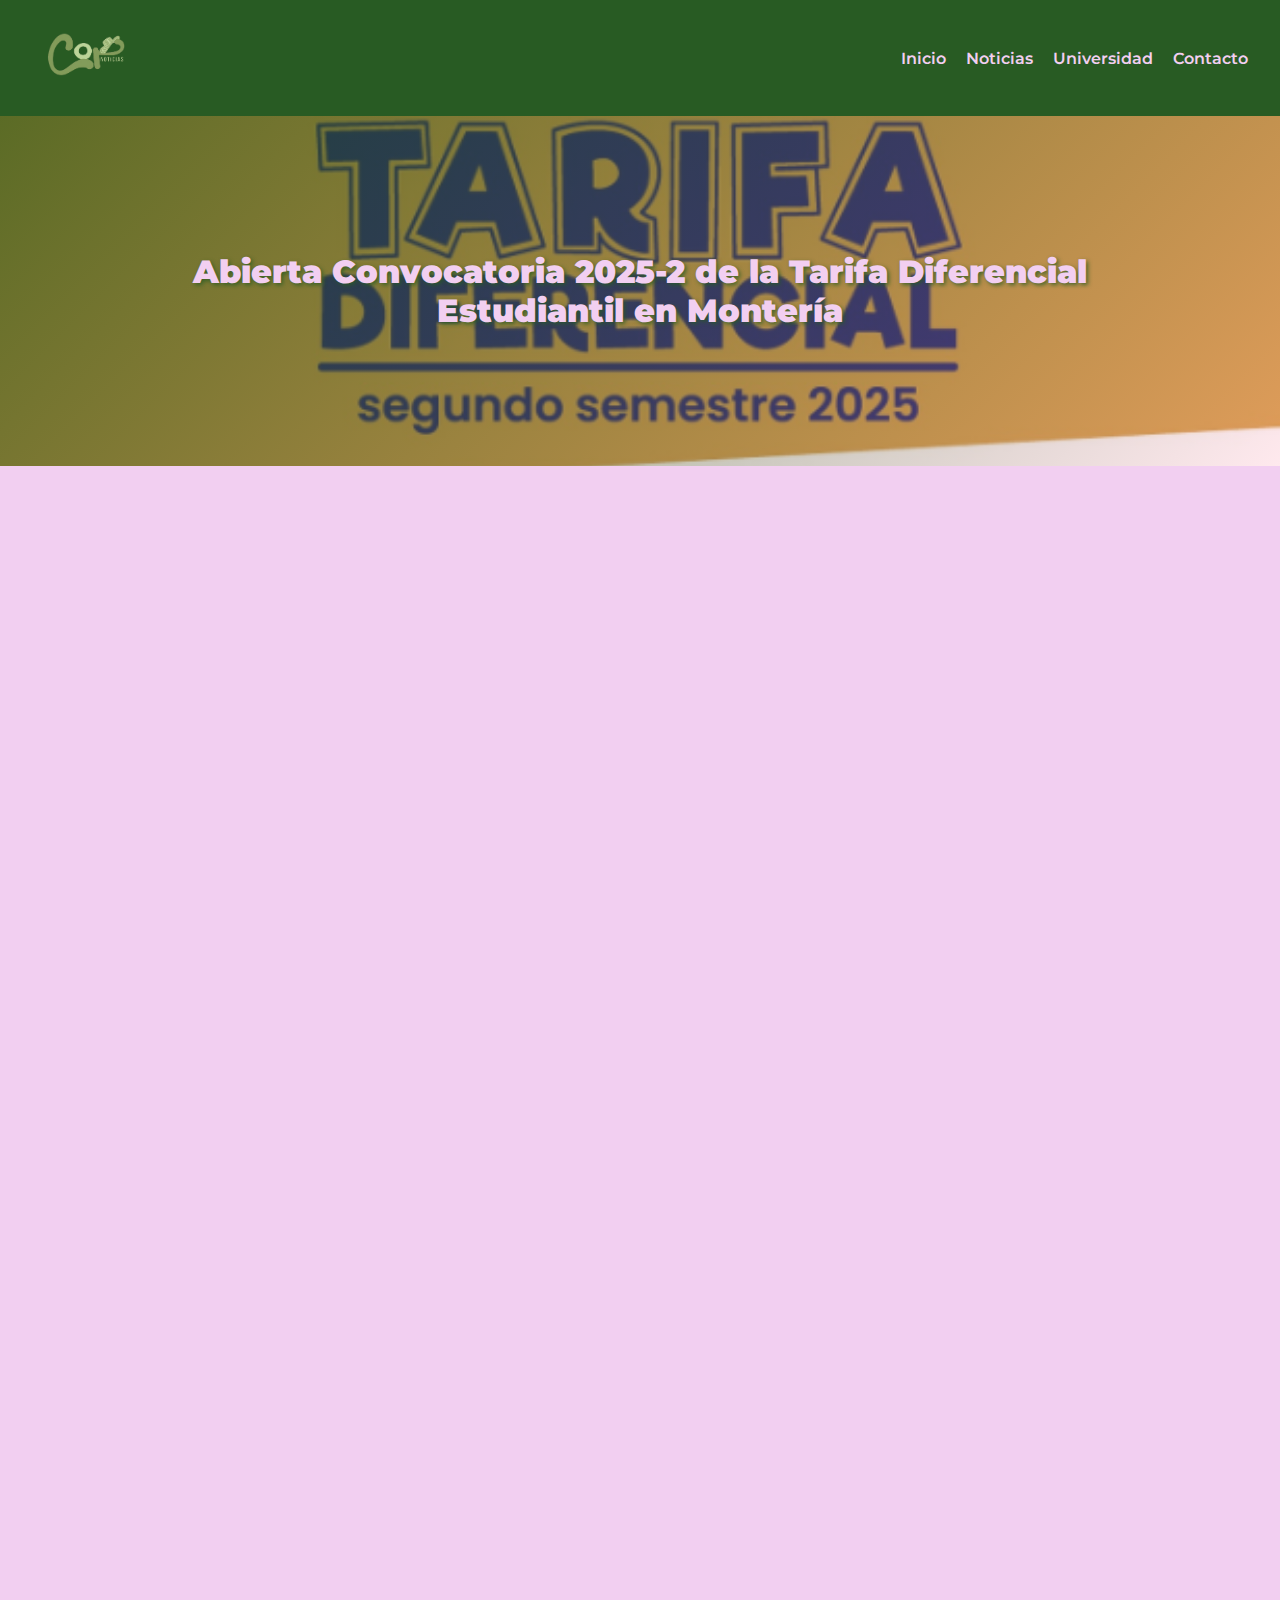
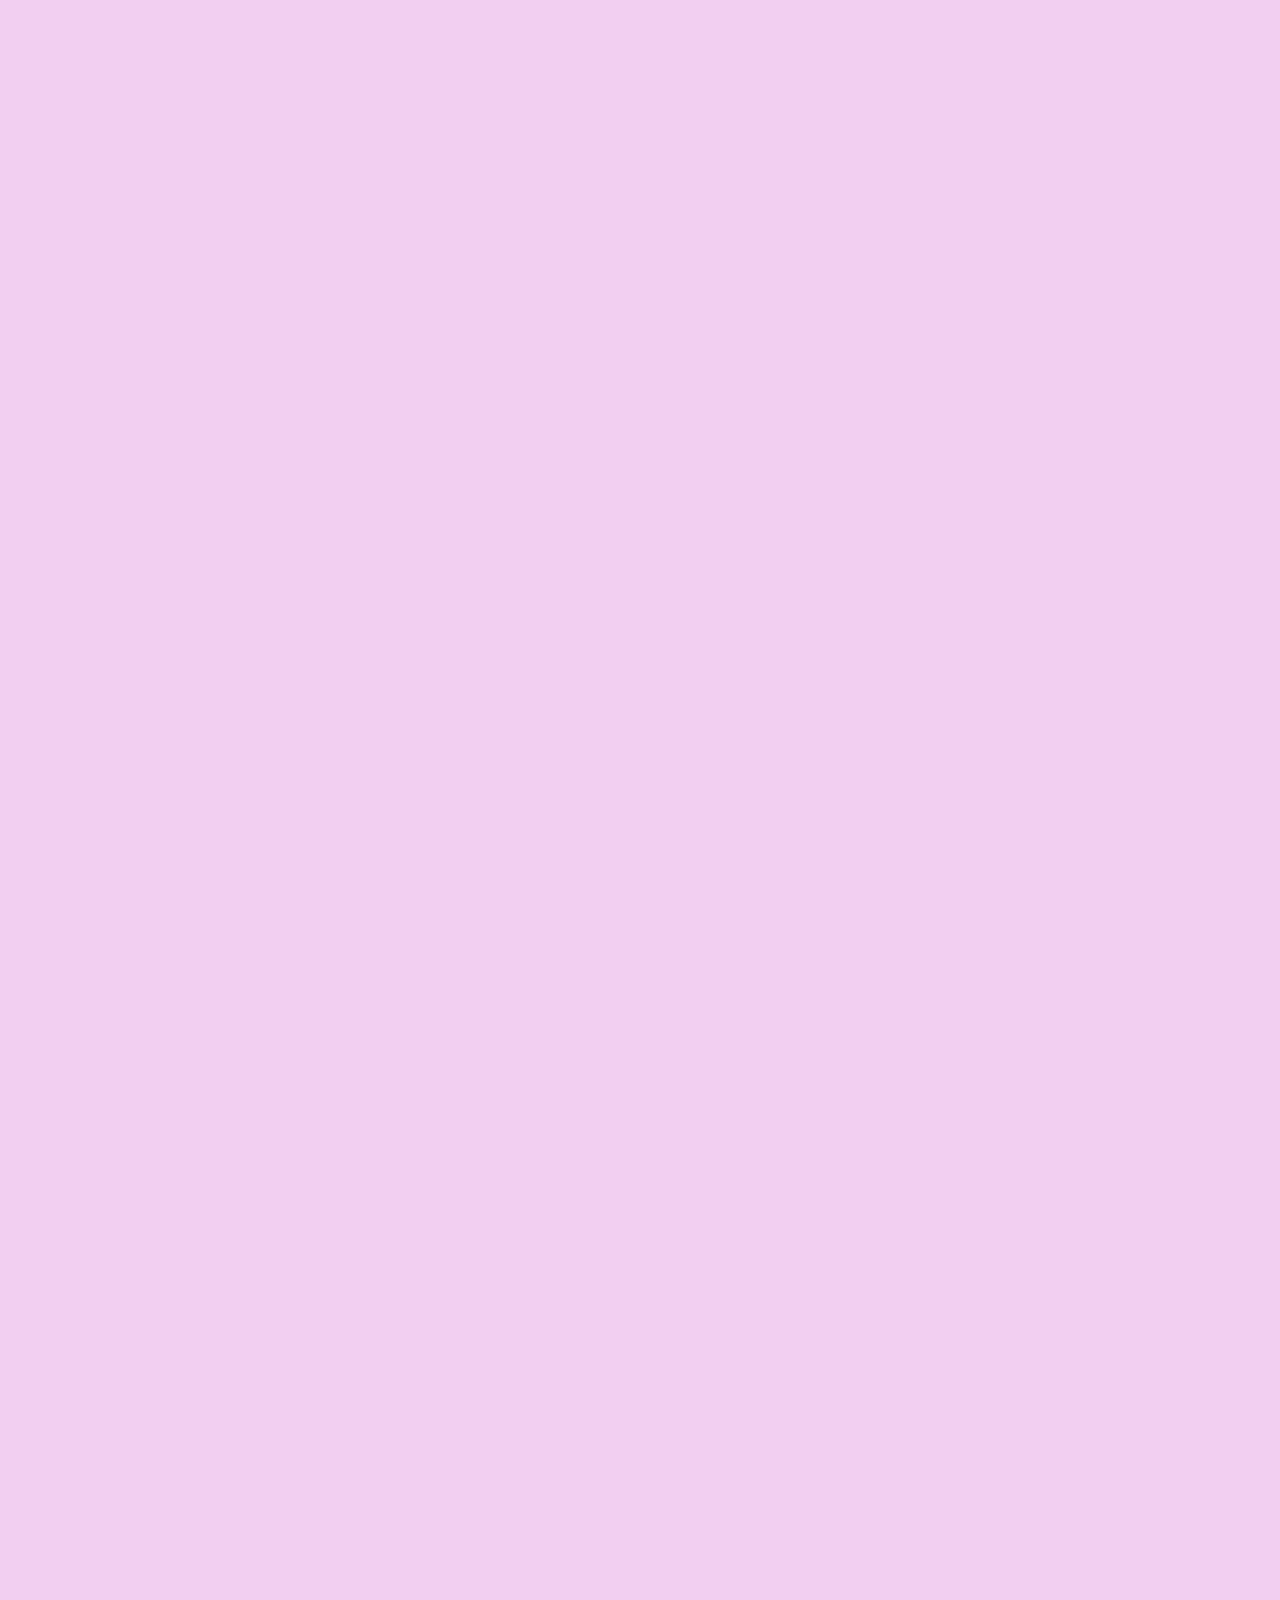
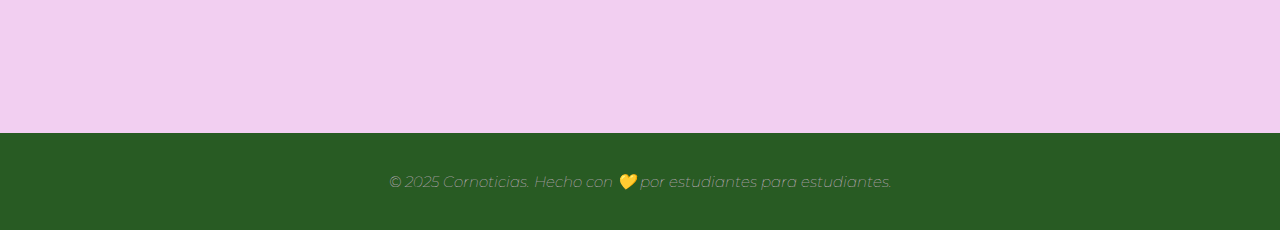
<file: tarifadi.html>
<!DOCTYPE html>
<html lang="es">
<head>
  <meta charset="UTF-8" />
  <meta name="viewport" content="width=device-width, initial-scale=1.0" />
  <title>Tarifa Diferencial - Cornoticias</title>
  <link rel="stylesheet" href="Style.css" />
  <link href="https://fonts.googleapis.com/css2?family=Montserrat:ital,wght@0,100;0,900&display=swap" rel="stylesheet">
  <style>
    body {
      margin: 0;
      font-family: 'Montserrat', sans-serif;
      background-color: #F2CFF1;
      color: #285B23;
    }

    .topbar {
      display: flex;
      justify-content: space-between;
      align-items: center;
      background-color: #285B23;
      padding: 1rem 2rem;
      position: sticky;
      top: 0;
      z-index: 100;
    }

    .logo img {
      height: 80px;
    }

    .menu a {
      color: #F2CFF1;
      margin-left: 1rem;
      text-decoration: none;
      font-weight: 600;
      transition: all 0.3s ease;
    }

    .menu a:hover {
      color: #feb5c6;
      text-decoration: underline;
      opacity: 0.9;
    }

    .hero-banner {
      position: relative;
      height: 350px;
      background-image: url('diferencial.png');
      background-size: cover;
      background-position: center;
      display: flex;
      align-items: center;
      justify-content: center;
      text-align: center;
    }

    .hero-banner .overlay {
      position: absolute;
      top: 0; 
      left: 0;
      width: 100%; 
      height: 100%;
      background: linear-gradient(135deg, rgba(40, 91, 35, 0.7), rgba(254, 181, 198, 0.3));
    }

    .hero-banner h1 {
      position: relative;
      color: #F2CFF1;
      font-size: 2rem;
      z-index: 1;
      font-weight: 900;
      font-style: normal;
      padding: 0 1rem;
      max-width: 900px;
      text-shadow: 2px 2px 4px rgba(40, 91, 35, 0.8);
    }

    .article-detail .content {
      padding: 2rem;
      max-width: 800px;
      margin: auto;
      font-weight: 100;
      font-style: italic;
      background-color: white;
      border-radius: 15px;
      margin-top: 2rem;
      margin-bottom: 2rem;
      box-shadow: 0 10px 30px rgba(40, 91, 35, 0.1);
    }

    .article-detail .content img.full-width {
      width: 100%;
      border-radius: 10px;
      margin-bottom: 1.5rem;
      transition: transform 0.3s ease;
    }

    .article-detail .content img.full-width:hover {
      transform: scale(1.02);
    }

    .evidence-right {
      float: right;
      width: 250px;
      border-radius: 10px;
      margin: 1rem 0 1rem 1rem;
      transition: all 0.3s ease;
      border: 3px solid transparent;
    }

    .evidence-right:hover {
      border-color: #feb5c6;
      transform: scale(1.05);
    }

    .article-detail p {
      margin-bottom: 1rem;
      line-height: 1.6;
    }

    .article-detail p strong {
      color: #285B23;
      font-weight: 600;
    }

    /* Estilos para listas */
    .article-detail ul, .article-detail ol {
      margin: 1.5rem 0;
      padding-left: 2rem;
    }

    .article-detail li {
      margin-bottom: 0.75rem;
      line-height: 1.6;
    }

    .article-detail li strong {
      color: #285B23;
      font-weight: 600;
    }

    /* Estilos para enlaces */
    .article-detail a {
      color: #285B23;
      text-decoration: underline;
      font-weight: 500;
      transition: all 0.3s ease;
    }

    .article-detail a:hover {
      color: #feb5c6;
      text-decoration: none;
    }

    /* Destacar secciones importantes */
    .article-detail p:contains("¡Importante!") {
      background: linear-gradient(135deg, #feb5c6, #F2CFF1);
      padding: 1rem;
      border-radius: 8px;
      border-left: 4px solid #285B23;
      font-weight: 400;
      margin: 1.5rem 0;
    }

    /* Estilo para párrafos con títulos destacados */
    .article-detail p:has(strong:first-child) {
      background-color: #f8f9fa;
      padding: 1rem;
      border-radius: 8px;
      border-left: 3px solid #feb5c6;
      margin: 1.5rem 0;
    }

    @media (max-width: 768px) {
      .evidence-right {
        float: none;
        width: 100%;
        margin: 1rem 0;
      }

      .hero-banner h1 {
        font-size: 1.5rem;
      }

      .article-detail .content {
        margin: 1rem;
        padding: 1.5rem;
      }

      .menu a {
        margin-left: 0.5rem;
        font-size: 0.9rem;
      }

      .article-detail ul, .article-detail ol {
        padding-left: 1.5rem;
      }
    }

    footer {
      background-color: #285B23;
      color: #F2CFF1;
      text-align: center;
      padding: 1.5rem;
      font-family: 'Montserrat', sans-serif;
      font-weight: 100;
      font-style: italic;
      font-size: 0.95rem;
      margin-top: 4rem;
    }

    /* Animaciones de entrada */
    .fade-in {
      opacity: 0;
      transform: translateY(20px);
      animation: fadeInUp 0.8s ease forwards;
    }

    @keyframes fadeInUp {
      to {
        opacity: 1;
        transform: translateY(0);
      }
    }

    /* Efecto de lectura progresiva */
    .reading-progress {
      position: fixed;
      top: 0;
      left: 0;
      width: 0%;
      height: 4px;
      background: linear-gradient(90deg, #285B23, #feb5c6);
      z-index: 1000;
      transition: width 0.3s ease;
    }

    /* Estilo especial para párrafos importantes */
    .highlight-box {
      background: linear-gradient(135deg, #feb5c6, #F2CFF1);
      padding: 1.5rem;
      border-radius: 10px;
      border-left: 4px solid #285B23;
      font-style: italic;
      font-weight: 400;
      color: #285B23;
      margin: 2rem 0;
      position: relative;
    }

    .highlight-box::before {
      content: '⚠️';
      font-size: 1.5rem;
      position: absolute;
      top: 1rem;
      right: 1rem;
    }
  </style>
</head>
<body>
  <!-- Barra de progreso de lectura -->
  <div class="reading-progress" id="reading-progress"></div>

  <header class="topbar">
    <div class="logo">
      <a href="Cornoticias.html">
        <img src="1000093708-removebg-preview.png" alt="Logo Cornoticias" />
      </a>
    </div>
   <nav class="menu">
      <a href="Cornoticias.html">Inicio</a>
      <a href="noticias.html">Noticias</a>
      <a href="https://www.unicordoba.edu.co/">Universidad</a>
      <a href="contacto.html">Contacto</a>
    </nav>
  </header>

  <section class="hero-banner">
    <div class="overlay"></div>
    <h1>Abierta Convocatoria 2025-2 de la Tarifa Diferencial Estudiantil en Montería</h1>
  </section>

  <main class="article-detail">
  <section class="content fade-in">
    <p><strong>Montería, Córdoba</strong></p>
    <p>La Alcaldía de Montería, a través de la Secretaría de Educación Municipal, ha anunciado la apertura de la convocatoria 2025-2 para el Programa de Tarifa Diferencial, una política pública clave que busca subsidiar el servicio de transporte público terrestre colectivo para estudiantes y acudientes en la ciudad.</p>

    <p>Esta iniciativa tiene como objetivo principal aliviar la carga económica de las familias monterianas y facilitar el acceso a la educación en sus diferentes niveles. La convocatoria invita a todos los potenciales beneficiarios a postularse a través de los canales digitales habilitados.</p>

    <p><strong>¿Quiénes pueden ser beneficiarios?</strong></p>
    <p>El programa está dirigido a estudiantes que cumplan con los siguientes requisitos y grupos poblacionales, según su nivel de Sisbén y tipo de institución:</p>
<img src="articulose.jpg" alt="Captura evidencia" class="evidence-right" />
    <ul>
      <li><strong>Estudiantes en situación de pobreza (Sisbén Grupos A, B y C):</strong> Podrán acceder a descuentos del 80%, 70% y 60% respectivamente sobre el valor del pasaje, si están matriculados en establecimientos educativos privados desde preescolar hasta educación superior (pregrado), ciclos complementarios o técnicos.</li>
      <li><strong>Estudiantes de instituciones educativas oficiales (públicas):</strong> Recibirán un subsidio del 100% del valor del trayecto, cubriendo desde preescolar hasta educación superior, incluyendo ciclos complementarios.</li>
      <li><strong>Acudientes de estudiantes en establecimientos educativos oficiales:</strong> Aquellos registrados en el sistema SIMAT y con estudiantes en niveles de preescolar, básica primaria y básica secundaria, podrán acceder a un subsidio del 60%.</li>
    </ul>

    <p>Los beneficiarios recibirán un máximo de cuarenta y ocho (48) subsidios mensuales, equivalentes a dos por día.</p>

    <p><strong>Proceso de Postulación 2025-2</strong></p>
    <p>Las inscripciones para esta nueva convocatoria ya están abiertas. Es fundamental que todos los interesados realicen la postulación de forma correcta para asegurar el acceso al beneficio.</p>

    <ol>
      <li><strong>Formulario de Postulación:</strong> Accede al formulario principal a través de este enlace: <a href="https://forms.office.com/r/5qxw7R5TxP" target="_blank">https://forms.office.com/r/5qxw7R5TxP</a></li>
      <li><strong>Envío de Documento de Identidad:</strong> Es obligatorio para todos los postulados cargar una copia legible de su documento de identidad en este enlace: <a href="https://forms.gle/uwDr6pm5KeRgaadP6" target="_blank">https://forms.gle/uwDr6pm5KeRgaadP6</a></li>
      <li><strong>Fotografía para Dispositivo Electrónico (Solo si no tienes tarjeta):</strong> Si eres un nuevo postulado o no cuentas con la tarjeta electrónica, deberás cargar una fotografía para su producción aquí: <a href="https://forms.gle/rffohrSvHJXGU2566" target="_blank">https://forms.gle/rffohrSvHJXGU2566</a></li>
    </ol>

    <div class="highlight-box">
      <p><strong>¡Importante!</strong> Todos los beneficiarios, incluso los de convocatorias anteriores, deben postularse nuevamente cada semestre para mantener el beneficio.</p>
    </div>

    <p><strong>Adquisición y Uso del Dispositivo Electrónico (Tarjeta)</strong></p>
    <p>Los estudiantes seleccionados deberán asumir el costo de producción de la tarjeta electrónica (dispositivo) para el cargue de los bonos de descuento. El valor es de $15.000 COP y el pago se realiza en cualquier corresponsal bancario de Bancolombia, utilizando el <strong>CÓDIGO CONVENIO: 92989</strong> (NOMBRE: RECAUDAR SINÚ TARIFA DIFERENCIAL), con el número de documento de identidad del beneficiario como referencia. La constancia de pago debe enviarse a <a href="mailto:gerencia@recaudarsinu.com">gerencia@recaudarsinu.com</a>.</p>

    <p>En caso de pérdida, daño o falla del dispositivo, se debe reportar por correo electrónico a <a href="mailto:recaudo.electronico@recaudarsinu.com">recaudo.electronico@recaudarsinu.com</a> con copia a <a href="mailto:tarifadiferencial@monteria.gov.co">tarifadiferencial@monteria.gov.co</a>, adjuntando los datos del beneficiario y la fecha del incidente.</p>

    <p>Las empresas de transporte público vinculadas al programa son <strong>METROSINÚ S.A.</strong>, <strong>MONTERIA EXPRESS S.A.</strong>, y <strong>SINUMOVIL S.A.S.</strong>, las cuales deben tener avisos alusivos a la aceptación de la tarjeta en sus buses.</p>
<img src="Captura de pantalla_8-6-2025_181914_www.instagram.com.jpeg" alt="Captura evidencia" class="evidence-right" />
    <p><strong>Financiación y Sostenibilidad</strong></p>
    <p>El programa es sostenido a través del Fondo de Tarifa Diferencial, financiado por ingresos corrientes de libre destinación, convenios interadministrativos y donaciones de empresas privadas. La administración municipal destina anualmente mil (1.000) Salarios Mínimos Legales Mensuales Vigentes a este fondo, asegurando la continuidad de este apoyo social.</p>

    <p><strong>Atención de PQRS e Inquietudes</strong></p>
    <p>Para cualquier Petición, Queja, Reclamo o Sugerencia (PQRS), los usuarios pueden enviar un correo electrónico a <a href="mailto:tarifadiferencial@monteria.gov.co">tarifadiferencial@monteria.gov.co</a>, incluyendo el nombre completo, tipo y número de documento de identidad, y una descripción clara de la solicitud. Todas las solicitudes serán atendidas bajo los términos de la Ley 1755 de 2015.</p>

    <p>Se recomienda a los postulados revisar la grabación de la socialización virtual de la convocatoria 2025-2 para clarificar dudas y evitar errores en el proceso.</p>

    <p><strong>¡No dejes pasar esta oportunidad!</strong> La Tarifa Diferencial es un apoyo fundamental para miles de estudiantes en Montería.</p>
  </section>
</main>

  <footer>
    <p>&copy; 2025 Cornoticias. Hecho con 💛 por estudiantes para estudiantes.</p>
  </footer>

  <script>
    // Animación de entrada
    document.addEventListener('DOMContentLoaded', function() {
      const content = document.querySelector('.content');
      setTimeout(() => {
        content.classList.add('fade-in');
      }, 300);
    });

    // Barra de progreso de lectura
    window.addEventListener('scroll', function() {
      const article = document.querySelector('.article-detail');
      const progressBar = document.getElementById('reading-progress');
      
      if (article) {
        const articleTop = article.offsetTop;
        const articleHeight = article.offsetHeight;
        const windowHeight = window.innerHeight;
        const scrollTop = window.pageYOffset;
        
        const articleStart = articleTop - windowHeight;
        const articleEnd = articleTop + articleHeight;
        
        if (scrollTop >= articleStart && scrollTop <= articleEnd) {
          const progress = ((scrollTop - articleStart) / (articleEnd - articleStart)) * 100;
          progressBar.style.width = Math.min(progress, 100) + '%';
        } else if (scrollTop < articleStart) {
          progressBar.style.width = '0%';
        } else {
          progressBar.style.width = '100%';
        }
      }
    });

    // Efecto hover mejorado para imágenes
    document.querySelectorAll('.evidence-right').forEach(img => {
      img.addEventListener('mouseenter', function() {
        this.style.boxShadow = '0 10px 25px rgba(254, 181, 198, 0.3)';
      });
      
      img.addEventListener('mouseleave', function() {
        this.style.boxShadow = 'none';
      });
    });
  </script>

</body>
</html>
</file>
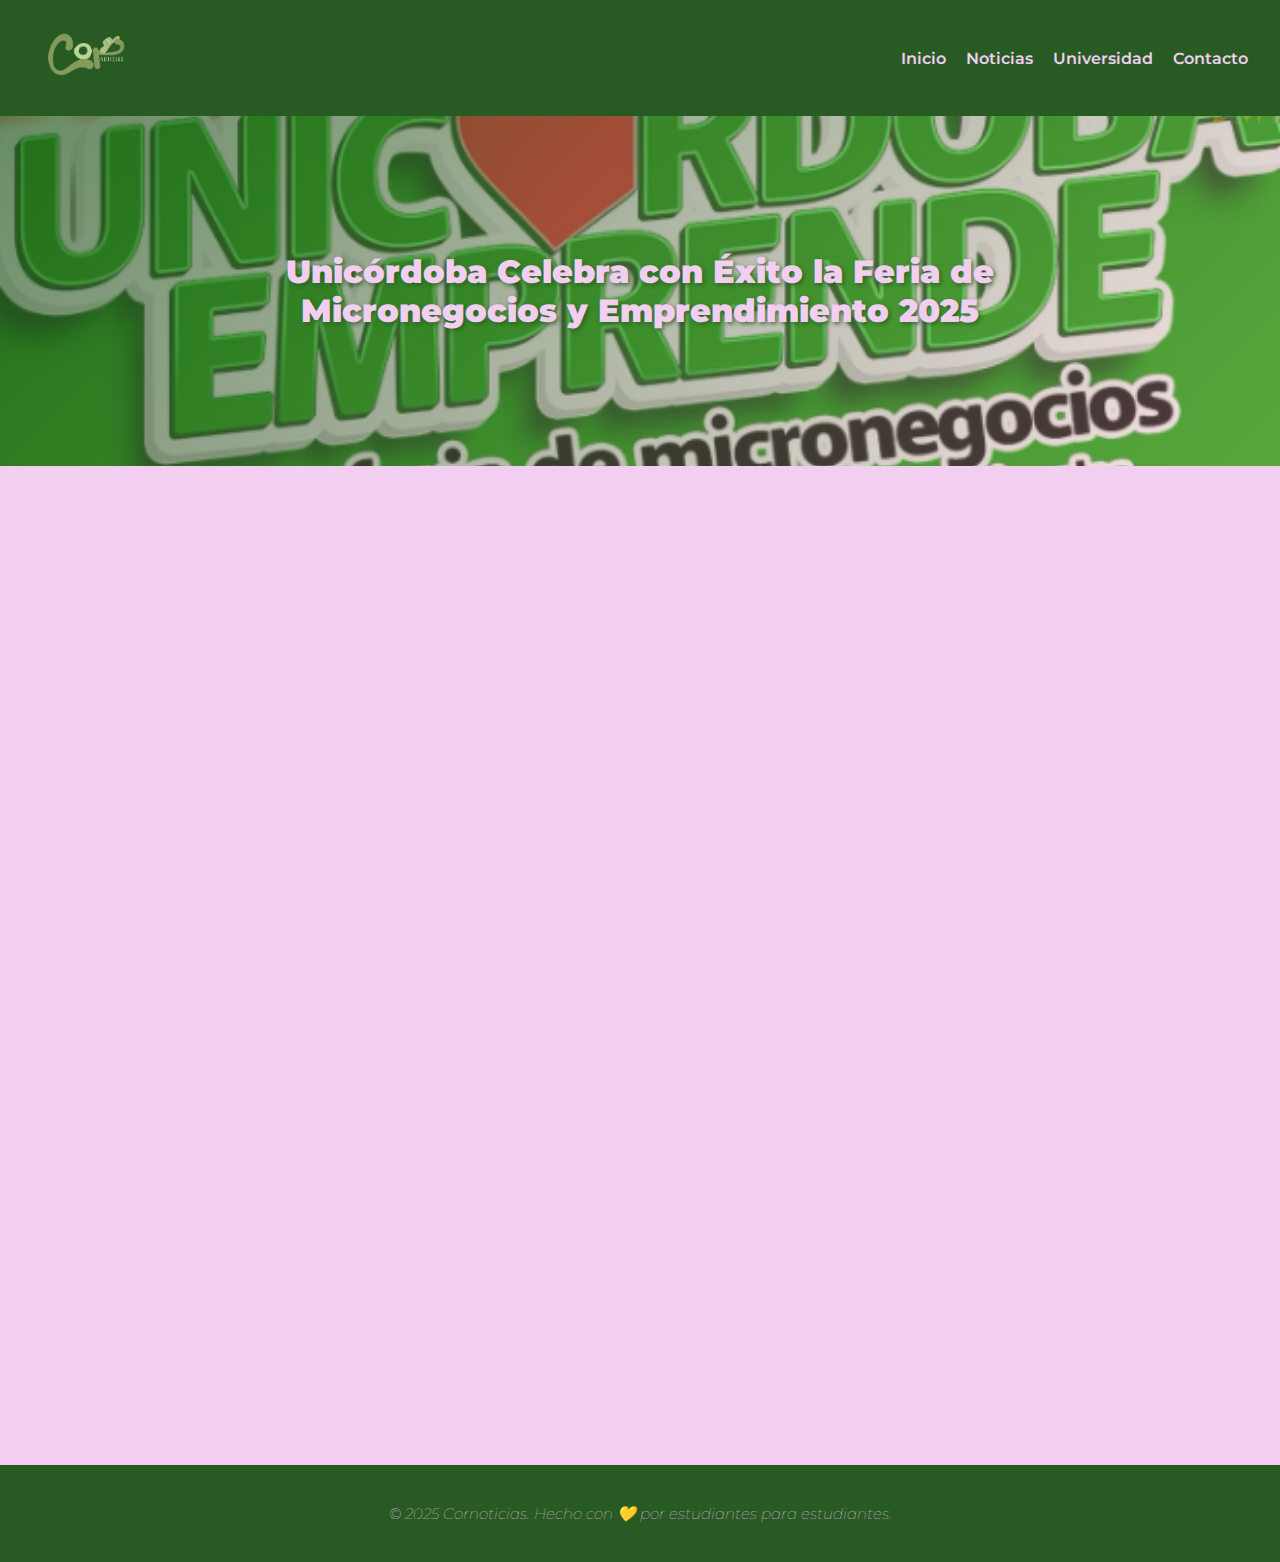
<file: unicordobaem.html>
<!DOCTYPE html>
<html lang="es">
<head>
  <meta charset="UTF-8" />
  <meta name="viewport" content="width=device-width, initial-scale=1.0" />
  <title>Feria de Micronegocios y Emprendimiento 2025 - Cornoticias</title>
  <link rel="stylesheet" href="Style.css" />
  <link href="https://fonts.googleapis.com/css2?family=Montserrat:ital,wght@0,100;0,900&display=swap" rel="stylesheet">
  <style>
    body {
      margin: 0;
      font-family: 'Montserrat', sans-serif;
      background-color: #F2CFF1;
      color: #285B23;
    }

    .topbar {
      display: flex;
      justify-content: space-between;
      align-items: center;
      background-color: #285B23;
      padding: 1rem 2rem;
      position: sticky;
      top: 0;
      z-index: 100;
    }

    .logo img {
      height: 80px;
    }

    .menu a {
      color: #F2CFF1;
      margin-left: 1rem;
      text-decoration: none;
      font-weight: 600;
      transition: all 0.3s ease;
    }

    .menu a:hover {
      color: #feb5c6;
      text-decoration: underline;
      opacity: 0.9;
    }

    .hero-banner {
      position: relative;
      height: 350px;
      background-image: url('unicordobaemprende.png');
      background-size: cover;
      background-position: center;
      display: flex;
      align-items: center;
      justify-content: center;
      text-align: center;
    }

    .hero-banner .overlay {
      position: absolute;
      top: 0; 
      left: 0;
      width: 100%; 
      height: 100%;
      background: linear-gradient(135deg, rgba(40, 91, 35, 0.7), rgba(254, 181, 198, 0.3));
    }

    .hero-banner h1 {
      position: relative;
      color: #F2CFF1;
      font-size: 2rem;
      z-index: 1;
      font-weight: 900;
      font-style: normal;
      padding: 0 1rem;
      max-width: 900px;
      text-shadow: 2px 2px 4px rgba(40, 91, 35, 0.8);
    }

    .article-detail .content {
      padding: 2rem;
      max-width: 800px;
      margin: auto;
      font-weight: 100;
      font-style: italic;
      background-color: white;
      border-radius: 15px;
      margin-top: 2rem;
      margin-bottom: 2rem;
      box-shadow: 0 10px 30px rgba(40, 91, 35, 0.1);
    }

    .article-detail .content img.full-width {
      width: 100%;
      border-radius: 10px;
      margin-bottom: 1.5rem;
      transition: transform 0.3s ease;
    }

    .article-detail .content img.full-width:hover {
      transform: scale(1.02);
    }

    .evidence-right {
      float: right;
      width: 250px;
      border-radius: 10px;
      margin: 1rem 0 1rem 1rem;
      transition: all 0.3s ease;
      border: 3px solid transparent;
    }

    .evidence-right:hover {
      border-color: #feb5c6;
      transform: scale(1.05);
    }

    .article-detail p {
      margin-bottom: 1rem;
      line-height: 1.6;
    }

    .article-detail p strong {
      color: #285B23;
      font-weight: 600;
    }

    /* Destacar estadísticas importantes */
    .stats-highlight {
      background: linear-gradient(135deg, #feb5c6, #F2CFF1);
      padding: 1.5rem;
      border-radius: 10px;
      border-left: 4px solid #285B23;
      font-style: italic;
      font-weight: 400;
      color: #285B23;
      margin: 2rem 0;
      position: relative;
      text-align: center;
    }

    .stats-highlight::before {
      content: '📊';
      font-size: 2rem;
      display: block;
      margin-bottom: 0.5rem;
    }

    .stats-number {
      font-size: 2.5rem;
      font-weight: 900;
      color: #285B23;
      display: block;
      margin: 0.5rem 0;
    }

    /* Estilo para fechas destacadas */
    .date-highlight {
      background-color: #feb5c6;
      color: #285B23;
      padding: 0.25rem 0.75rem;
      border-radius: 20px;
      font-weight: 600;
      font-style: normal;
      display: inline-block;
      margin: 0 0.25rem;
    }

    @media (max-width: 768px) {
      .evidence-right {
        float: none;
        width: 100%;
        margin: 1rem 0;
      }

      .hero-banner h1 {
        font-size: 1.5rem;
      }

      .article-detail .content {
        margin: 1rem;
        padding: 1.5rem;
      }

      .menu a {
        margin-left: 0.5rem;
        font-size: 0.9rem;
      }

      .stats-number {
        font-size: 2rem;
      }
    }

    footer {
      background-color: #285B23;
      color: #F2CFF1;
      text-align: center;
      padding: 1.5rem;
      font-family: 'Montserrat', sans-serif;
      font-weight: 100;
      font-style: italic;
      font-size: 0.95rem;
      margin-top: 4rem;
    }

    /* Animaciones de entrada */
    .fade-in {
      opacity: 0;
      transform: translateY(20px);
      animation: fadeInUp 0.8s ease forwards;
    }

    @keyframes fadeInUp {
      to {
        opacity: 1;
        transform: translateY(0);
      }
    }

    /* Efecto de lectura progresiva */
    .reading-progress {
      position: fixed;
      top: 0;
      left: 0;
      width: 0%;
      height: 4px;
      background: linear-gradient(90deg, #285B23, #feb5c6);
      z-index: 1000;
      transition: width 0.3s ease;
    }

    /* Efecto de partículas para celebración */
    .celebration-effect {
      position: relative;
      overflow: hidden;
    }

    .celebration-effect::after {
      content: '🎉✨🎊';
      position: absolute;
      top: -20px;
      right: -20px;
      font-size: 1.5rem;
      opacity: 0.3;
      animation: float 3s ease-in-out infinite;
    }

    @keyframes float {
      0%, 100% { transform: translateY(0px) rotate(0deg); }
      50% { transform: translateY(-10px) rotate(5deg); }
    }
  </style>
</head>
<body>
  <!-- Barra de progreso de lectura -->
  <div class="reading-progress" id="reading-progress"></div>

  <header class="topbar">
    <div class="logo">
      <a href="Cornoticias.html">
        <img src="1000093708-removebg-preview.png" alt="Logo Cornoticias" />
      </a>
    </div>
    <nav class="menu">
      <a href="Cornoticias.html">Inicio</a>
      <a href="noticias.html">Noticias</a>
      <a href="https://www.unicordoba.edu.co/">Universidad</a>
      <a href="contacto.html">Contacto</a>
    </nav>
  </header>

  <section class="hero-banner celebration-effect">
    <div class="overlay"></div>
    <h1>Unicórdoba Celebra con Éxito la Feria de Micronegocios y Emprendimiento 2025</h1>
  </section>

  <main class="article-detail">
    <section class="content fade-in">
      <p><strong>Montería, Córdoba</strong></p>
      
      <p>La Universidad de Córdoba (Unicórdoba) fue el epicentro del talento y la innovación local al acoger, durante el <span class="date-highlight">4 y 5 de junio</span>, la Feria de Micronegocios y Emprendimiento 2025. El evento, que se consolidó como un espacio vital para el impulso de la economía regional, contó con la destacada participación de emprendedores y microempresarios de toda la región.</p>

      <div class="stats-highlight">
        <span class="stats-number">220</span>
        <strong>Unidades Económicas Participantes</strong>
        <p style="margin-top: 1rem; font-size: 0.9rem;">Un récord de participación que demuestra el crecimiento del ecosistema emprendedor en Córdoba</p>
      </div>

      <p>Durante dos días, los pasillos de la universidad se transformaron en una vitrina para emprendedores y microempresarios, quienes tuvieron la oportunidad de exhibir sus productos y servicios, conectar con el público y generar nuevas alianzas. La diversidad de propuestas reflejó el dinamismo y la creatividad de la comunidad emprendedora cordobesa.</p>

      <p>Esta feria anual subraya el compromiso de Unicórdoba con el fomento del espíritu empresarial entre sus estudiantes, egresados y la comunidad en general, proporcionando una plataforma crucial para el desarrollo de proyectos sostenibles y la reactivación económica del departamento. La masiva asistencia y la calidad de los emprendimientos presentados auguran un futuro prometedor para el ecosistema emprendedor de la región.</p>

      <p>El evento no solo sirvió como escaparate comercial, sino también como un espacio de aprendizaje y networking, donde los participantes pudieron intercambiar experiencias, conocimientos y establecer conexiones valiosas para el crecimiento de sus negocios. La Universidad de Córdoba reafirma así su papel como catalizador del desarrollo económico y social de la región.</p>
    </section>
  </main>

  <footer>
    <p>&copy; 2025 Cornoticias. Hecho con 💛 por estudiantes para estudiantes.</p>
  </footer>

  <script>
    // Animación de entrada
    document.addEventListener('DOMContentLoaded', function() {
      const content = document.querySelector('.content');
      setTimeout(() => {
        content.classList.add('fade-in');
      }, 300);
    });

    // Barra de progreso de lectura
    window.addEventListener('scroll', function() {
      const article = document.querySelector('.article-detail');
      const progressBar = document.getElementById('reading-progress');
      
      if (article) {
        const articleTop = article.offsetTop;
        const articleHeight = article.offsetHeight;
        const windowHeight = window.innerHeight;
        const scrollTop = window.pageYOffset;
        
        const articleStart = articleTop - windowHeight;
        const articleEnd = articleTop + articleHeight;
        
        if (scrollTop >= articleStart && scrollTop <= articleEnd) {
          const progress = ((scrollTop - articleStart) / (articleEnd - articleStart)) * 100;
          progressBar.style.width = Math.min(progress, 100) + '%';
        } else if (scrollTop < articleStart) {
          progressBar.style.width = '0%';
        } else {
          progressBar.style.width = '100%';
        }
      }
    });

    // Efecto hover mejorado para imágenes
    document.querySelectorAll('.evidence-right').forEach(img => {
      img.addEventListener('mouseenter', function() {
        this.style.boxShadow = '0 10px 25px rgba(254, 181, 198, 0.3)';
      });
      
      img.addEventListener('mouseleave', function() {
        this.style.boxShadow = 'none';
      });
    });

    // Animación especial para la estadística
    const observer = new IntersectionObserver((entries) => {
      entries.forEach(entry => {
        if (entry.isIntersecting) {
          const number = entry.target.querySelector('.stats-number');
          if (number) {
            let count = 0;
            const target = 220;
            const increment = target / 50;
            
            const timer = setInterval(() => {
              count += increment;
              if (count >= target) {
                count = target;
                clearInterval(timer);
              }
              number.textContent = Math.floor(count);
            }, 30);
          }
        }
      });
    });

    const statsElement = document.querySelector('.stats-highlight');
    if (statsElement) {
      observer.observe(statsElement);
    }
  </script>

</body>
</html>
</file>
<file: Style.css>
body {
  margin: 0;
  font-family: 'Montserrat', sans-serif;
  background-color: #F2CFF1;
  color: #285B23;
}

.animate-scroll {
  opacity: 0;
  transform: translateY(40px);
  transition: all 1s ease;
}

.animate-scroll.show {
  opacity: 1;
  transform: translateY(0);
}

/* Topbar */
.topbar {
  display: flex;
  justify-content: space-between;
  align-items: center;
  background-color: #285B23;
  padding: 1rem 2rem;
}

.logo img {
  height: 100px;
}

.menu a {
  color: #F2CFF1;
  margin-left: 1rem;
  text-decoration: none;
  font-weight: 600;
}

.menu a:hover {
  text-decoration: underline;
}

/* Hero banner */
.hero-banner {
  position: relative;
  height: 500px;
  background-image: url('4b823460-7848-429d-995a-3b66567240c6.jpg');
  background-size: cover;
  background-position: center;
  display: flex;
  align-items: center;
  justify-content: center;
  text-align: center;
}

.hero-banner .overlay {
  position: absolute;
  top: 0; left: 0;
  width: 100%; height: 100%;
  background-color: rgba(0, 0, 0, 0.5);
}

.hero-content {
  position: relative;
  z-index: 1;
  color: #F2CFF1;
}

.hero-content img {
  height: 500px;
  margin-bottom: 1rem;
}

.hero-phrase {
  font-size: 1.5rem;
  font-style: italic;
  font-weight: 100;
}

/* Cards */
.cards {
  display: grid;
  grid-template-columns: repeat(auto-fit, minmax(280px, 1fr));
  gap: 2rem;
  padding: 2rem;
}

.card {
  background: #F2CFF1;
  border: 1px solid #DAB6D6;
  border-radius: 10px;
  overflow: hidden;
  box-shadow: 0 4px 10px rgba(0,0,0,0.2);
  transition: transform 0.3s ease, box-shadow 0.3s ease;
}

.card:hover {
  transform: scale(1.03);
  box-shadow: 0 6px 16px rgba(0,0,0,0.3);
}

.card img {
  width: 100%;
  height: 180px;
  object-fit: cover;
}

.card-content {
  padding: 1rem;
}

.card-content h3 {
  margin: 0 0 0.5rem;
  color: #285B23;
  font-weight: 900;
  font-style: italic;
}

.card-content p {
  font-size: 0.95rem;
  color: #285B23;
  font-weight: 100;
  font-style: italic;
}

.card-content a {
  display: inline-block;
  margin-top: 1rem;
  color: #285B23;
  text-decoration: none;
  font-weight: 600;
}

.card-content a:hover {
  text-decoration: underline;
}

/* Contacto */
.contact {
  background-color: #F2CFF1;
  padding: 3rem 2rem;
  text-align: center;
  color: #285B23;
}

.contact h2 {
  margin-bottom: 2rem;
  font-weight: 900;
  font-style: italic;
}

.contact form {
  display: flex;
  flex-direction: column;
  max-width: 500px;
  margin: 0 auto;
}

.contact input,
.contact textarea {
  margin-bottom: 1rem;
  padding: 0.8rem;
  border: 1px solid #285B23;
  border-radius: 5px;
  font-size: 1rem;
  background-color: #FFFFFF;
  color: #285B23;
}

.contact button {
  padding: 0.8rem;
  background-color: #285B23;
  color: #F2CFF1;
  border: none;
  border-radius: 5px;
  font-weight: 600;
  cursor: pointer;
}

.contact button:hover {
  background-color: #F2CFF1;
  color: #285B23;
}

/* Sección Sobre Cornoticias */
.sobre {
  background-color: #F2CFF1;
  padding: 4rem 2rem;
  color: #285B23;
}

.contenido-sobre {
  display: flex;
  flex-direction: row;
  align-items: center;
  justify-content: center;
  gap: 2rem;
  flex-wrap: wrap;
  max-width: 1100px;
  margin: 0 auto;
}

.contenido-sobre .imagen img {
  max-width: 400px;
  width: 100%;
  border-radius: 10px;
  box-shadow: 0 4px 12px rgba(0,0,0,0.1);
}

.contenido-sobre .texto {
  max-width: 600px;
}

.contenido-sobre h2 {
  margin-bottom: 1rem;
  font-size: 2rem;
}

.contenido-sobre p {
  font-size: 1.1rem;
  line-height: 1.6;
  margin-bottom: 1rem;
}

.footer {
  background-color: #285B23;
  color: #F2CFF1;
  text-align: center;
  padding: 1.5rem;
  font-family: 'Montserrat', sans-serif;
  font-weight: 100;
  font-style: italic;
  font-size: 0.95rem;
}
</file>
